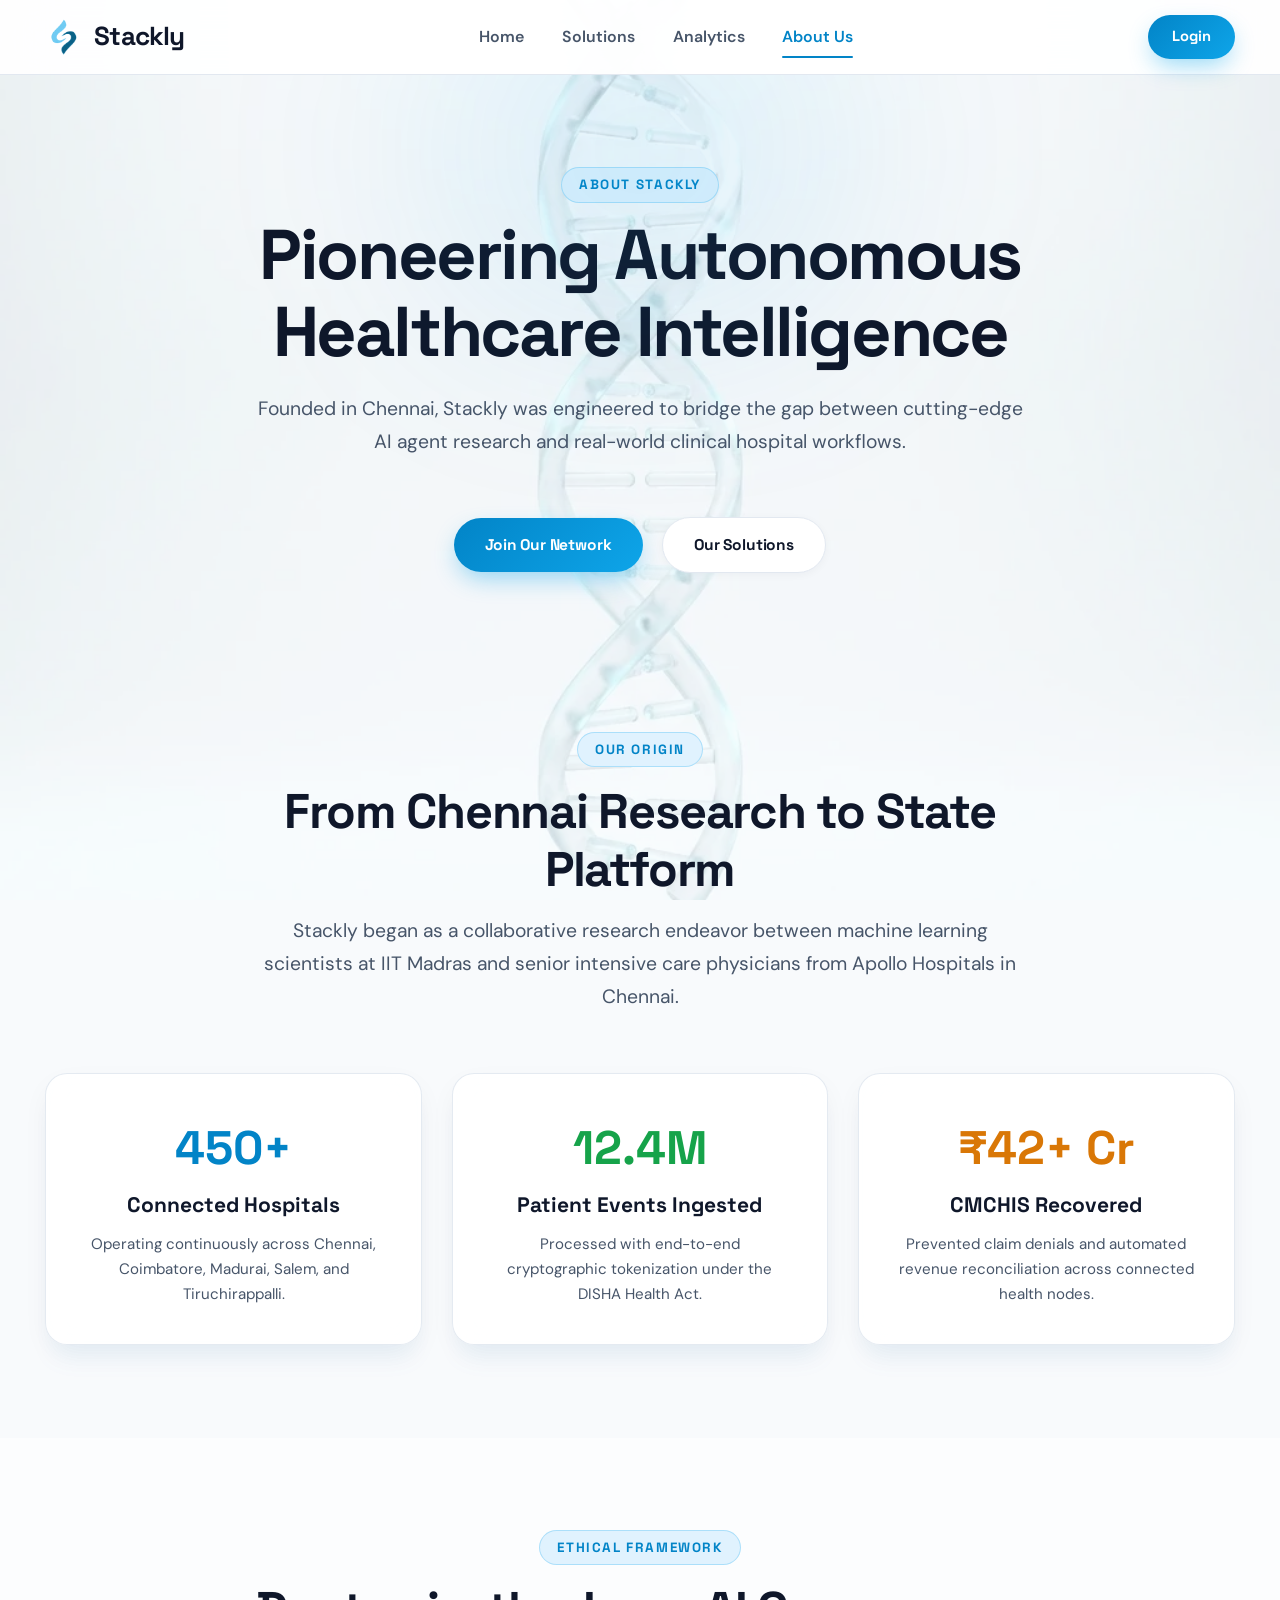
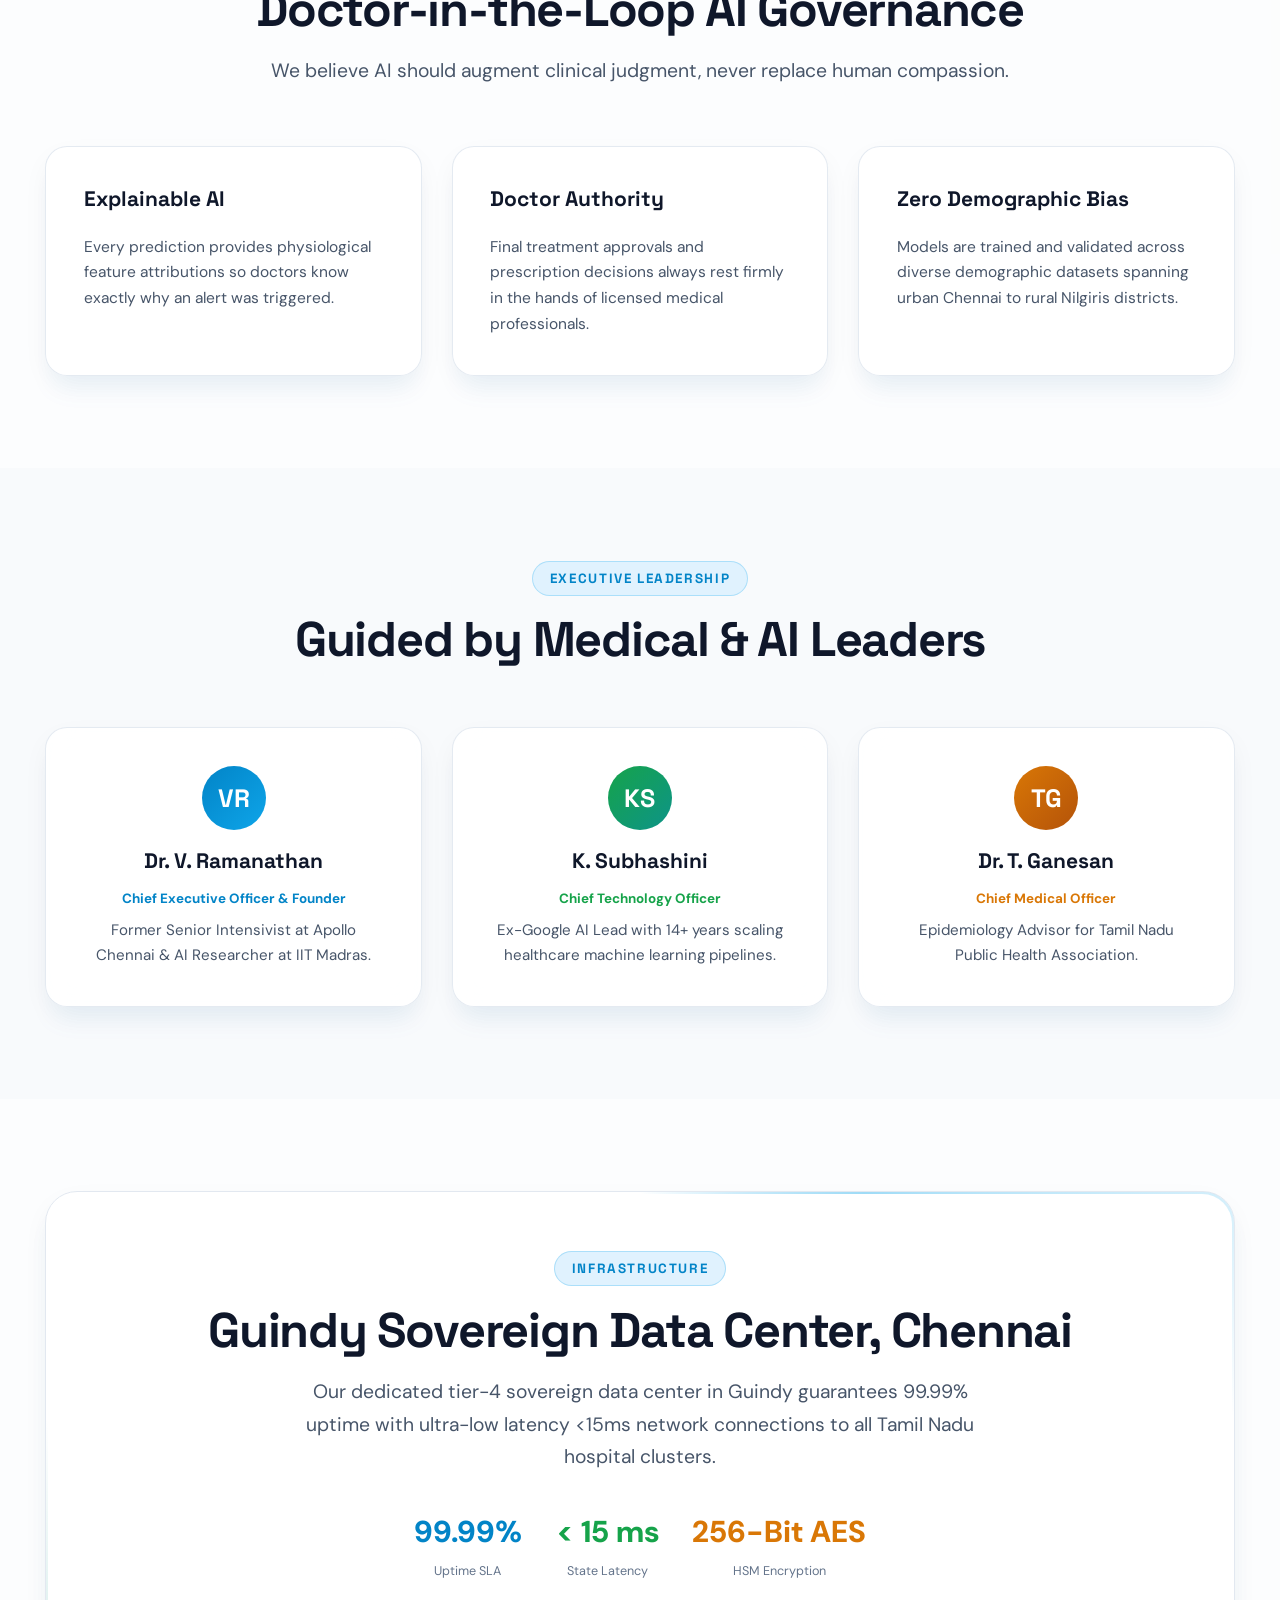
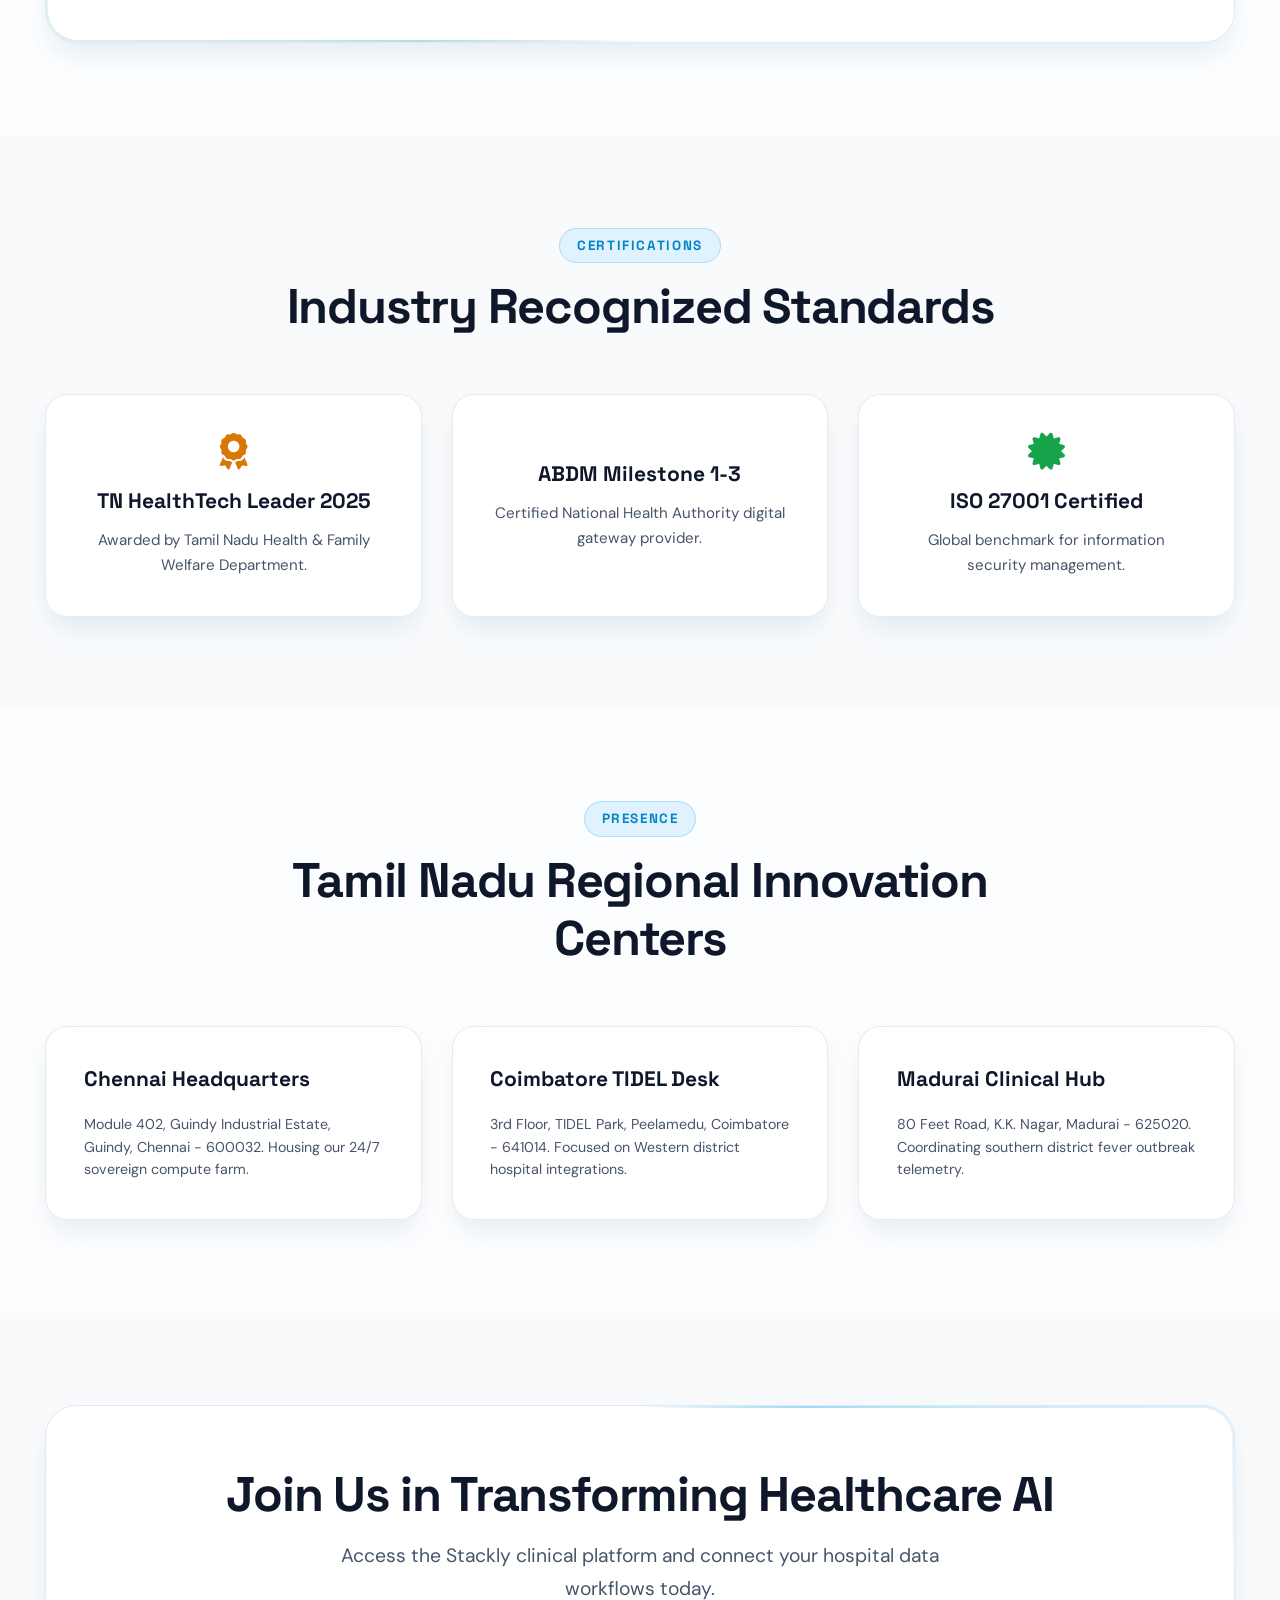
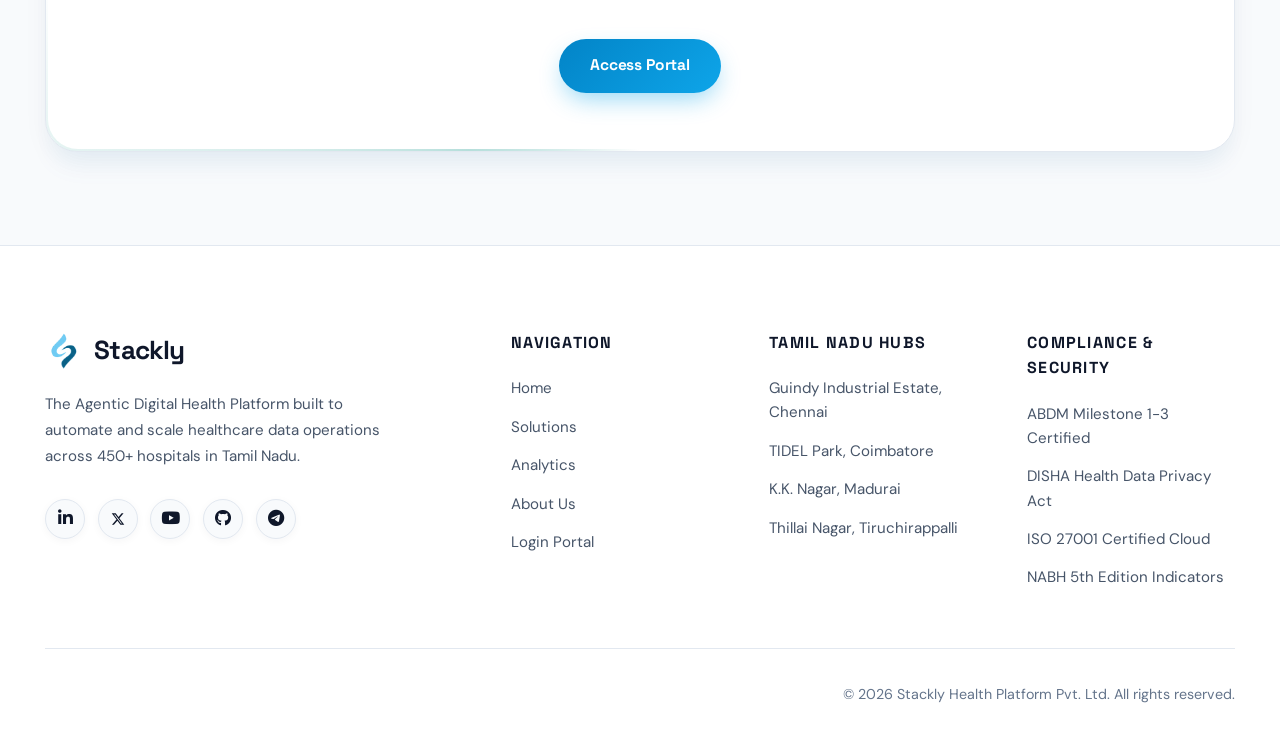
<file: about.html>
<!DOCTYPE html>
<html lang="en">
<head>
  <meta charset="UTF-8">
  <meta name="viewport" content="width=device-width, initial-scale=1.0">
  <title>Stackly</title>
  <link rel="stylesheet" href="css/style.css">
  <link rel="stylesheet" href="css/animations.css">
  <link rel="stylesheet" href="https://cdnjs.cloudflare.com/ajax/libs/font-awesome/6.4.0/css/all.min.css">
</head>
<body class="xc_body">

  <!-- Single Fixed Background Image for Entire Page -->
  <div class="fixed-single-bg-dna">
    <img src="assets/images/light_dna_bg.webp" alt="3D Translucent DNA Helix Background" class="single-bg-img">
  </div>

  <!-- Header & Navbar (4 Nav Items, No Dropdowns, Login Button) -->
  <header class="xc_header">
    <div class="xc_maxwidth">
      <div class="xc_navbar_wapper">
        <a href="index.html" class="xc_brand">
          <img src="assets/images/logo.webp" alt="Stackly Logo" class="brand_logo_img">
          <span>Stackly</span>
        </a>

        <!-- Exactly 4 Navlist Items -->
        <nav class="xc_navlinkswapper">
          <a href="index.html" class="xc_navlinks">Home</a>
          <a href="solutions.html" class="xc_navlinks">Solutions</a>
          <a href="analytics.html" class="xc_navlinks">Analytics</a>
          <a href="about.html" class="xc_navlinks active">About Us</a>
        </nav>

        <!-- Right Login Button & Mobile Toggle -->
        <div style="display: flex; align-items: center; gap: 1rem;">
          <a href="login.html" class="xc_button primary navbar">Login</a>
          <button class="mobile_toggle_btn"><i class="fa-solid fa-bars"></i></button>
        </div>
      </div>
    </div>
  </header>

  <main>
    <!-- Section 1: About Hero -->
    <section class="xc_herosection xc_gobalpadding">
      <div class="xc_herosectionblur"></div>
      <div class="xc_maxwidth">
        <div class="xc_herowapper">
          <div class="xc_headlinewapper">
            <div class="xc_eyebrotext">About Stackly</div>
            <h1 class="xc_h1">Pioneering Autonomous <br>Healthcare Intelligence</h1>
            <p class="xc_subheadline">
              Founded in Chennai, Stackly was engineered to bridge the gap between cutting-edge AI agent research and real-world clinical hospital workflows.
            </p>
          </div>
          <div class="w-layout-vflex xc_ctawapeper">
            <a href="login.html" class="xc_button primary">Join Our Network</a>
            <a href="solutions.html" class="xc_button secondary">Our Solutions</a>
          </div>
        </div>
      </div>
    </section>

    <!-- Section 2: The Journey -->
    <section class="xc_usecasesection xc_gobalpadding">
      <div class="xc_maxwidth">
        <div class="xc_headlinewapper">
          <div class="xc_eyebrotext">Our Origin</div>
          <h2 class="xc_h2">From Chennai Research to State Platform</h2>
          <p class="xc_subheadline">
            Stackly began as a collaborative research endeavor between machine learning scientists at IIT Madras and senior intensive care physicians from Apollo Hospitals in Chennai.
          </p>
        </div>

        <div class="xc_skillscardswapper">
          <div class="xc_skillscard">
            <div style="font-family: var(--font-heading); font-size: 2.8rem; font-weight: 800; color: var(--accent-cyan); margin-bottom: 0.25rem;">450+</div>
            <h3 class="xc_h3">Connected Hospitals</h3>
            <div class="xc_skillscard_cardbody">Operating continuously across Chennai, Coimbatore, Madurai, Salem, and Tiruchirappalli.</div>
          </div>
          <div class="xc_skillscard">
            <div style="font-family: var(--font-heading); font-size: 2.8rem; font-weight: 800; color: #16a34a; margin-bottom: 0.25rem;">12.4M</div>
            <h3 class="xc_h3">Patient Events Ingested</h3>
            <div class="xc_skillscard_cardbody">Processed with end-to-end cryptographic tokenization under the DISHA Health Act.</div>
          </div>
          <div class="xc_skillscard">
            <div style="font-family: var(--font-heading); font-size: 2.8rem; font-weight: 800; color: #d97706; margin-bottom: 0.25rem;">₹42+ Cr</div>
            <h3 class="xc_h3">CMCHIS Recovered</h3>
            <div class="xc_skillscard_cardbody">Prevented claim denials and automated revenue reconciliation across connected health nodes.</div>
          </div>
        </div>
      </div>
    </section>

    <!-- Section 3: Ethical AI Governance -->
    <section class="xc_gobalpadding" style="background: rgba(255, 255, 255, 0.6);">
      <div class="xc_maxwidth">
        <div class="xc_headlinewapper">
          <div class="xc_eyebrotext">Ethical Framework</div>
          <h2 class="xc_h2">Doctor-in-the-Loop AI Governance</h2>
          <p class="xc_subheadline">We believe AI should augment clinical judgment, never replace human compassion.</p>
        </div>

        <div class="xc_usercasecards">
          <div class="xc_usecases1">
            <h3 class="xc_h3">Explainable AI</h3>
            <div class="xc_usercase_cardbody">Every prediction provides physiological feature attributions so doctors know exactly why an alert was triggered.</div>
          </div>
          <div class="xc_usecases2">
            <h3 class="xc_h3">Doctor Authority</h3>
            <div class="xc_usercase_cardbody">Final treatment approvals and prescription decisions always rest firmly in the hands of licensed medical professionals.</div>
          </div>
          <div class="xc_usecases3">
            <h3 class="xc_h3">Zero Demographic Bias</h3>
            <div class="xc_usercase_cardbody">Models are trained and validated across diverse demographic datasets spanning urban Chennai to rural Nilgiris districts.</div>
          </div>
        </div>
      </div>
    </section>

    <!-- Section 4: Leadership Team -->
    <section class="xc_skillssection xc_gobalpadding">
      <div class="xc_maxwidth">
        <div class="xc_headlinewapper">
          <div class="xc_eyebrotext">Executive Leadership</div>
          <h2 class="xc_h2">Guided by Medical & AI Leaders</h2>
        </div>

        <div class="xc_skillscardswapper">
          <div class="xc_skillscard">
            <div style="width: 64px; height: 64px; border-radius: 50%; background: linear-gradient(135deg, #0284c7 0%, #0ea5e9 100%); color: #ffffff; font-family: var(--font-heading); font-size: 1.5rem; font-weight: 800; display: flex; align-items: center; justify-content: center; margin: 0 auto 1rem;">VR</div>
            <h3 class="xc_h3">Dr. V. Ramanathan</h3>
            <p style="font-size: 0.8rem; color: var(--accent-cyan); font-weight: 700; margin-bottom: 0.5rem;">Chief Executive Officer & Founder</p>
            <div class="xc_skillscard_cardbody">Former Senior Intensivist at Apollo Chennai & AI Researcher at IIT Madras.</div>
          </div>

          <div class="xc_skillscard">
            <div style="width: 64px; height: 64px; border-radius: 50%; background: linear-gradient(135deg, #16a34a 0%, #0d9488 100%); color: #ffffff; font-family: var(--font-heading); font-size: 1.5rem; font-weight: 800; display: flex; align-items: center; justify-content: center; margin: 0 auto 1rem;">KS</div>
            <h3 class="xc_h3">K. Subhashini</h3>
            <p style="font-size: 0.8rem; color: #16a34a; font-weight: 700; margin-bottom: 0.5rem;">Chief Technology Officer</p>
            <div class="xc_skillscard_cardbody">Ex-Google AI Lead with 14+ years scaling healthcare machine learning pipelines.</div>
          </div>

          <div class="xc_skillscard">
            <div style="width: 64px; height: 64px; border-radius: 50%; background: linear-gradient(135deg, #d97706 0%, #b45309 100%); color: #ffffff; font-family: var(--font-heading); font-size: 1.5rem; font-weight: 800; display: flex; align-items: center; justify-content: center; margin: 0 auto 1rem;">TG</div>
            <h3 class="xc_h3">Dr. T. Ganesan</h3>
            <p style="font-size: 0.8rem; color: #d97706; font-weight: 700; margin-bottom: 0.5rem;">Chief Medical Officer</p>
            <div class="xc_skillscard_cardbody">Epidemiology Advisor for Tamil Nadu Public Health Association.</div>
          </div>
        </div>
      </div>
    </section>

    <!-- Section 5: Guindy Sovereign Datacenter -->
    <section class="xc_gobalpadding" style="background: rgba(255, 255, 255, 0.6);">
      <div class="xc_maxwidth">
        <div class="xc_glowing-card-lc">
          <div class="xc_banner">
            <div class="xc_eyebrotext">Infrastructure</div>
            <h2 class="xc_h2">Guindy Sovereign Data Center, Chennai</h2>
            <p class="xc_subheadline" style="max-width: 700px; margin: 0 auto 2rem;">
              Our dedicated tier-4 sovereign data center in Guindy guarantees 99.99% uptime with ultra-low latency &lt;15ms network connections to all Tamil Nadu hospital clusters.
            </p>
            <div style="display: flex; gap: 2rem; justify-content: center; flex-wrap: wrap;">
              <div>
                <div style="font-size: 1.8rem; font-weight: 800; color: var(--accent-cyan);">99.99%</div>
                <span style="font-size: 0.75rem; color: var(--text-muted);">Uptime SLA</span>
              </div>
              <div>
                <div style="font-size: 1.8rem; font-weight: 800; color: #16a34a;">&lt; 15 ms</div>
                <span style="font-size: 0.75rem; color: var(--text-muted);">State Latency</span>
              </div>
              <div>
                <div style="font-size: 1.8rem; font-weight: 800; color: #d97706;">256-Bit AES</div>
                <span style="font-size: 0.75rem; color: var(--text-muted);">HSM Encryption</span>
              </div>
            </div>
          </div>
        </div>
      </div>
    </section>

    <!-- Section 6: Awards & Certifications -->
    <section class="xc_platformsection xc_gobalpadding">
      <div class="xc_maxwidth">
        <div class="xc_headlinewapper">
          <div class="xc_eyebrotext">Certifications</div>
          <h2 class="xc_h2">Industry Recognized Standards</h2>
        </div>

        <div class="xc_platformcards">
          <div class="xc_skillscard">
            <i class="fa-solid fa-award" style="font-size: 2.2rem; color: #d97706; margin-bottom: 1rem;"></i>
            <h3 class="xc_h3">TN HealthTech Leader 2025</h3>
            <div class="xc_skillscard_cardbody">Awarded by Tamil Nadu Health & Family Welfare Department.</div>
          </div>
          <div class="xc_skillscard">
            <i class="fa-solid fa-shield-check" style="font-size: 2.2rem; color: var(--accent-cyan); margin-bottom: 1rem;"></i>
            <h3 class="xc_h3">ABDM Milestone 1-3</h3>
            <div class="xc_skillscard_cardbody">Certified National Health Authority digital gateway provider.</div>
          </div>
          <div class="xc_skillscard">
            <i class="fa-solid fa-certificate" style="font-size: 2.2rem; color: #16a34a; margin-bottom: 1rem;"></i>
            <h3 class="xc_h3">ISO 27001 Certified</h3>
            <div class="xc_skillscard_cardbody">Global benchmark for information security management.</div>
          </div>
        </div>
      </div>
    </section>

    <!-- Section 7: Regional Innovation Centers -->
    <section class="xc_gobalpadding" style="background: rgba(255, 255, 255, 0.6);">
      <div class="xc_maxwidth">
        <div class="xc_headlinewapper">
          <div class="xc_eyebrotext">Presence</div>
          <h2 class="xc_h2">Tamil Nadu Regional Innovation Centers</h2>
        </div>

        <div class="xc_usercasecards">
          <div class="xc_usecases1">
            <h3 class="xc_h3">Chennai Headquarters</h3>
            <p style="font-size: 0.85rem; color: var(--text-body); margin-top: 0.4rem;">
              Module 402, Guindy Industrial Estate, Guindy, Chennai - 600032. Housing our 24/7 sovereign compute farm.
            </p>
          </div>

          <div class="xc_usecases2">
            <h3 class="xc_h3">Coimbatore TIDEL Desk</h3>
            <p style="font-size: 0.85rem; color: var(--text-body); margin-top: 0.4rem;">
              3rd Floor, TIDEL Park, Peelamedu, Coimbatore - 641014. Focused on Western district hospital integrations.
            </p>
          </div>

          <div class="xc_usecases3">
            <h3 class="xc_h3">Madurai Clinical Hub</h3>
            <p style="font-size: 0.85rem; color: var(--text-body); margin-top: 0.4rem;">
              80 Feet Road, K.K. Nagar, Madurai - 625020. Coordinating southern district fever outbreak telemetry.
            </p>
          </div>
        </div>
      </div>
    </section>

    <!-- Section 8: CTA -->
    <section class="xc_gobalpadding">
      <div class="xc_maxwidth">
        <div class="xc_glowing-card-lc">
          <div class="xc_banner">
            <h2 class="xc_h2">Join Us in Transforming Healthcare AI</h2>
            <p class="xc_subheadline" style="max-width: 650px; margin: 0 auto 2rem;">
              Access the Stackly clinical platform and connect your hospital data workflows today.
            </p>
            <a href="404.html" class="xc_button primary">Access Portal</a>
          </div>
        </div>
      </div>
    </section>
  </main>

  <!-- Standardized High-Tech Footer -->
  <footer class="site_footer">
    <div class="xc_maxwidth">
      <div class="footer_grid">
        <div class="footer_brand">
          <a href="index.html" class="xc_brand">
            <img src="assets/images/logo.webp" alt="Stackly Logo" class="brand_logo_img">
            <span>Stackly</span>
          </a>
          <p>The Agentic Digital Health Platform built to automate and scale healthcare data operations across 450+ hospitals in Tamil Nadu.</p>
          <div class="footer_social_wrapper">
            <a href="404.html" class="social_media_btn" title="LinkedIn"><i class="fa-brands fa-linkedin-in"></i></a>
            <a href="404.html" class="social_media_btn" title="X / Twitter">
              <svg width="14" height="14" viewBox="0 0 24 24" fill="currentColor"><path d="M18.244 2.25h3.308l-7.227 8.26 8.502 11.24H16.17l-5.214-6.817L4.99 21.75H1.68l7.73-8.835L1.254 2.25H8.08l4.713 6.231zm-1.161 17.52h1.833L7.084 4.126H5.117z"/></svg>
            </a>
            <a href="404.html" class="social_media_btn" title="YouTube"><i class="fa-brands fa-youtube"></i></a>
            <a href="404.html" class="social_media_btn" title="GitHub"><i class="fa-brands fa-github"></i></a>
            <a href="404.html" class="social_media_btn" title="Telegram"><i class="fa-brands fa-telegram"></i></a>
          </div>
        </div>

        <div>
          <h4 class="footer_title">Navigation</h4>
          <div class="footer_links">
            <a href="index.html">Home</a>
            <a href="solutions.html">Solutions</a>
            <a href="analytics.html">Analytics</a>
            <a href="about.html">About Us</a>
            <a href="login.html">Login Portal</a>
          </div>
        </div>

        <div>
          <h4 class="footer_title">Tamil Nadu Hubs</h4>
          <div class="footer_links">
            <a href="404.html">Guindy Industrial Estate, Chennai</a>
            <a href="404.html">TIDEL Park, Coimbatore</a>
            <a href="404.html">K.K. Nagar, Madurai</a>
            <a href="404.html">Thillai Nagar, Tiruchirappalli</a>
          </div>
        </div>

        <div>
          <h4 class="footer_title">Compliance & Security</h4>
          <div class="footer_links">
            <a href="404.html">ABDM Milestone 1-3 Certified</a>
            <a href="404.html">DISHA Health Data Privacy Act</a>
            <a href="404.html">ISO 27001 Certified Cloud</a>
            <a href="404.html">NABH 5th Edition Indicators</a>
          </div>
        </div>
      </div>

      <div class="footer_bottom">
        <div>&copy; 2026 Stackly Health Platform Pvt. Ltd. All rights reserved.</div>
      </div>
    </div>
  </footer>

  <script src="js/main.js"></script>
</body>
</html>
</file>
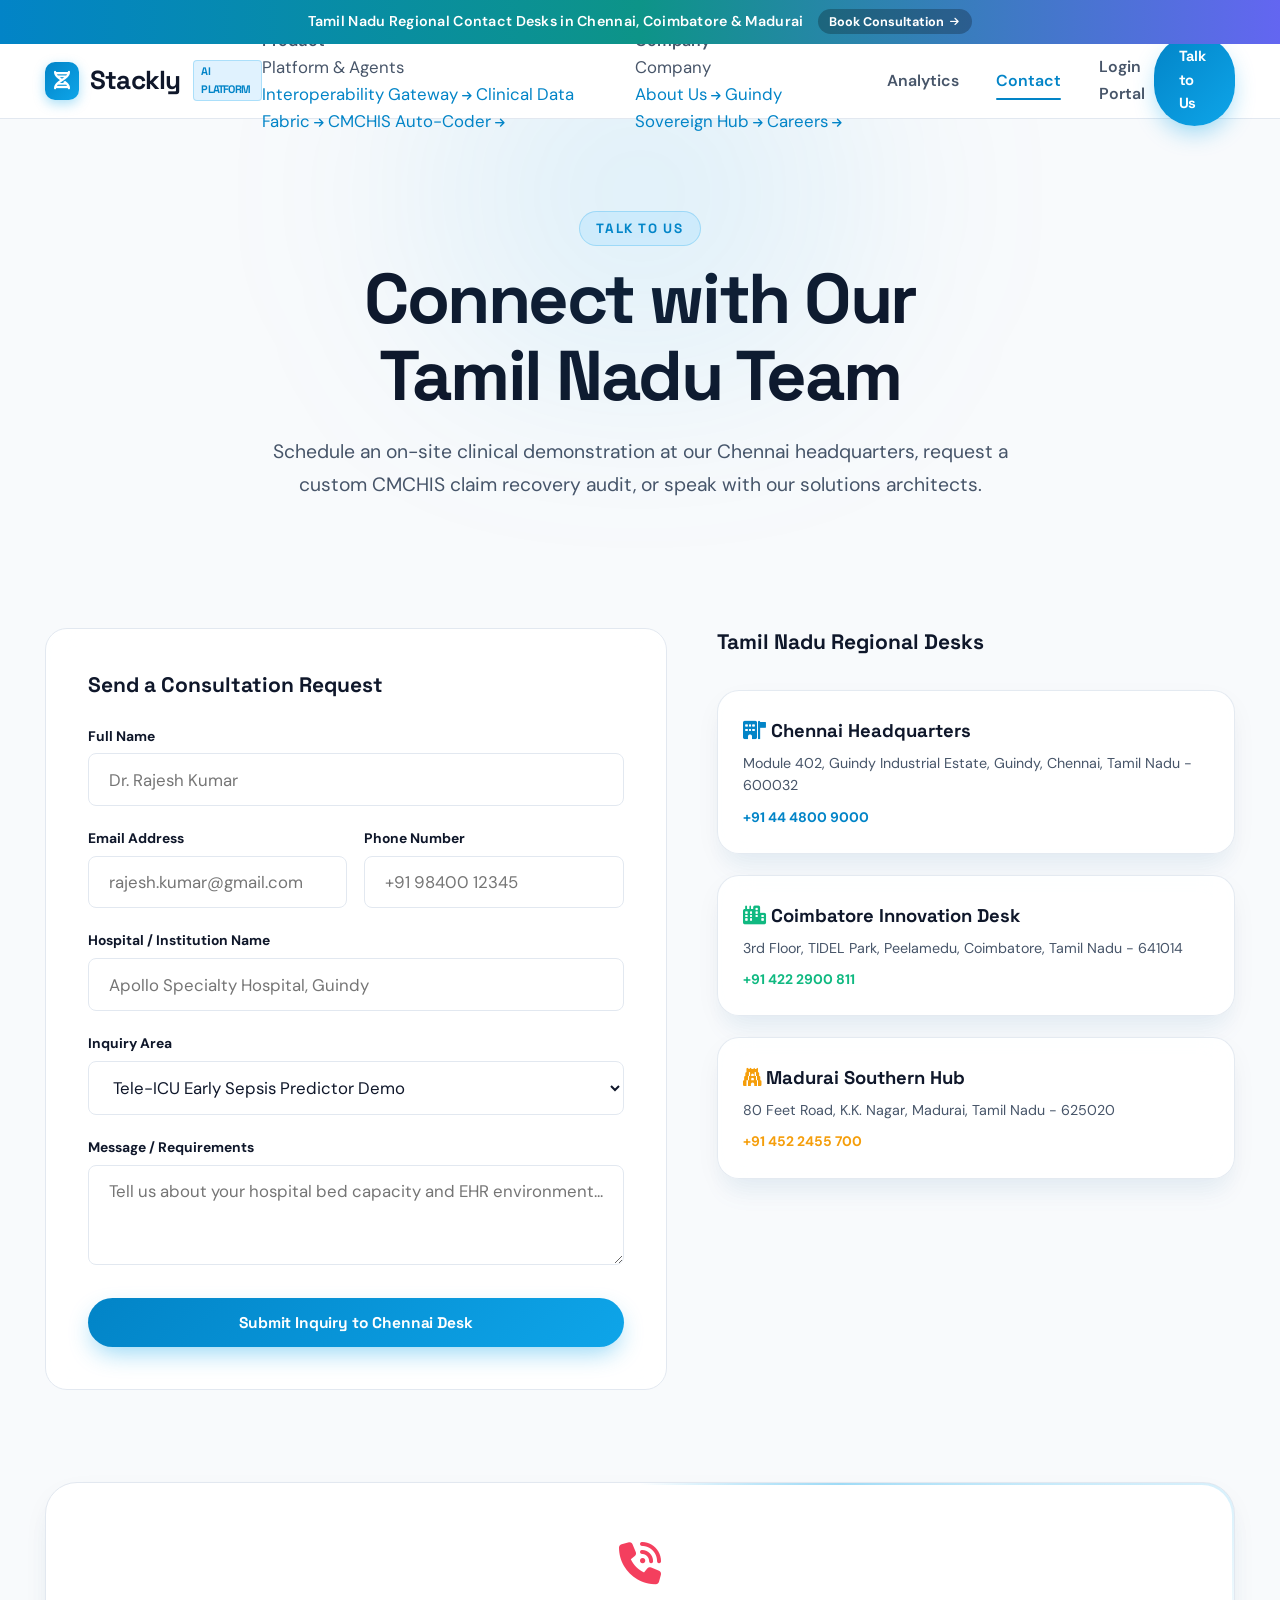
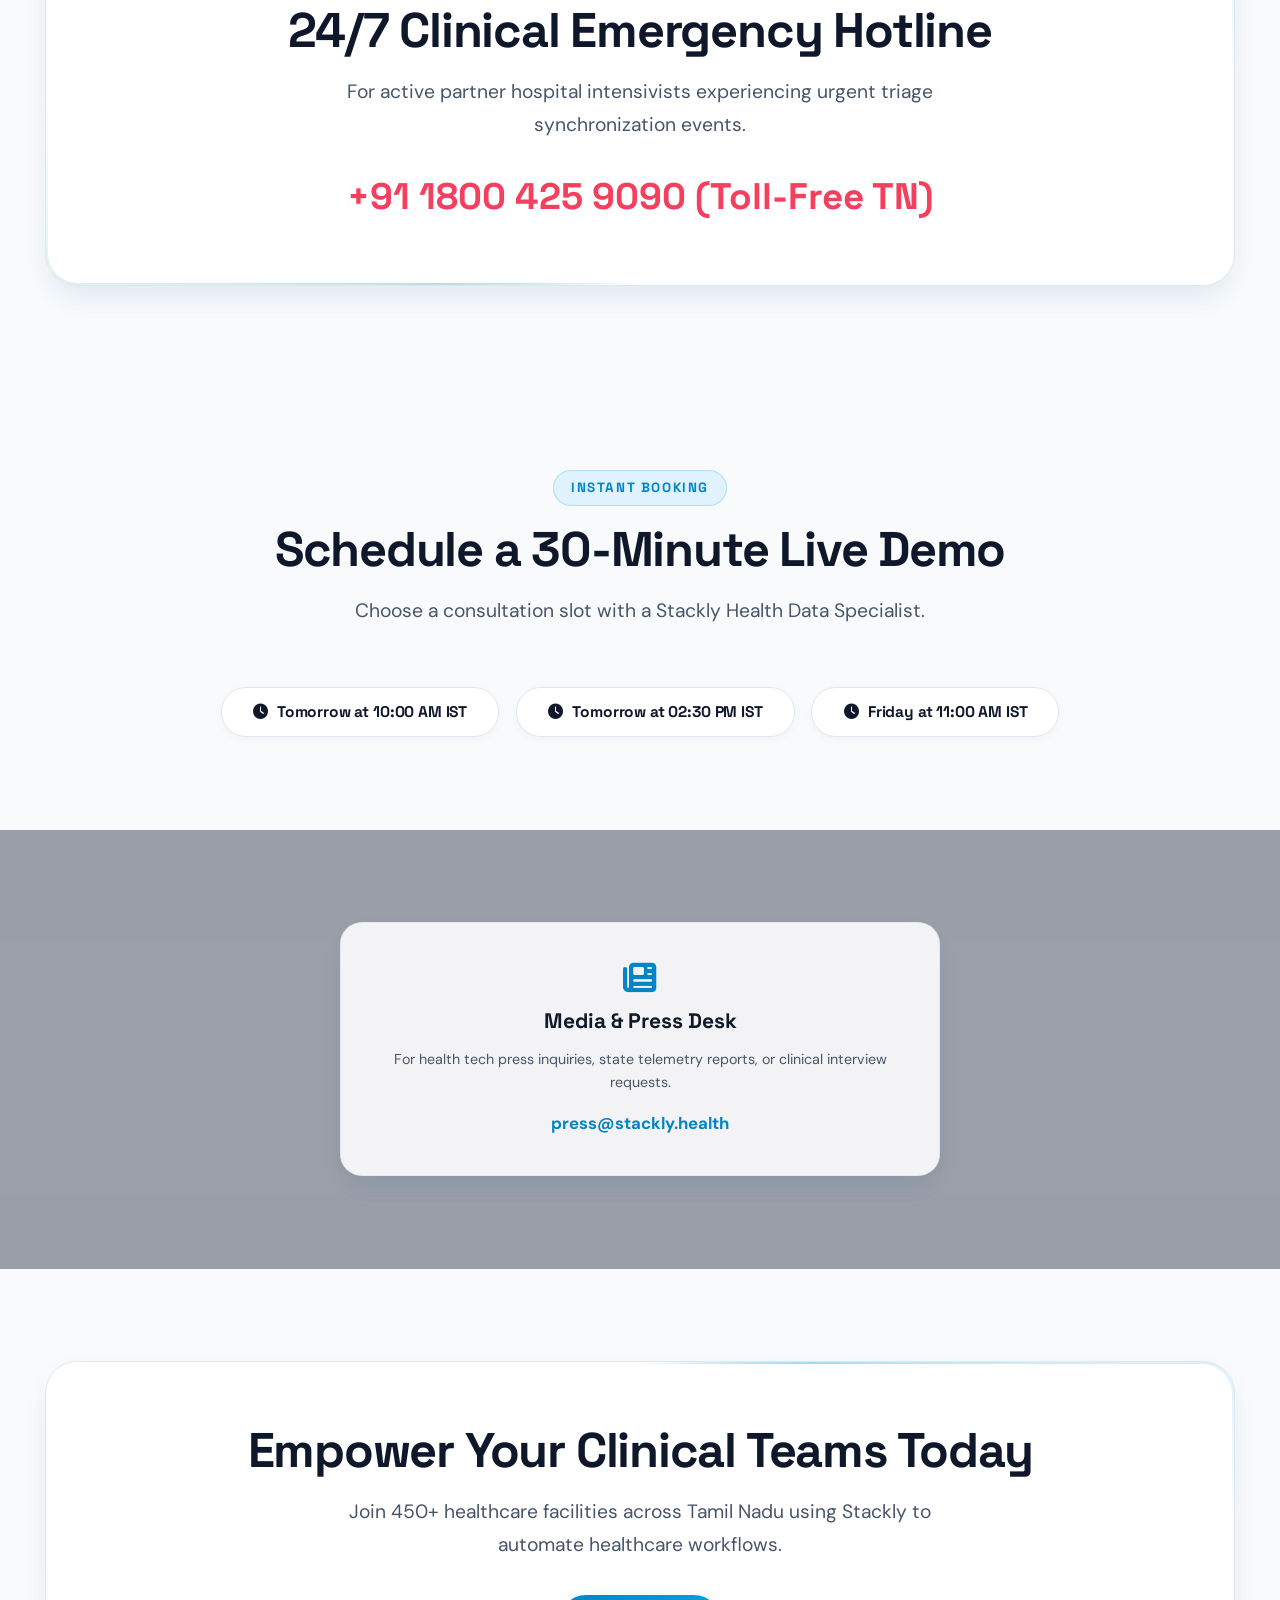
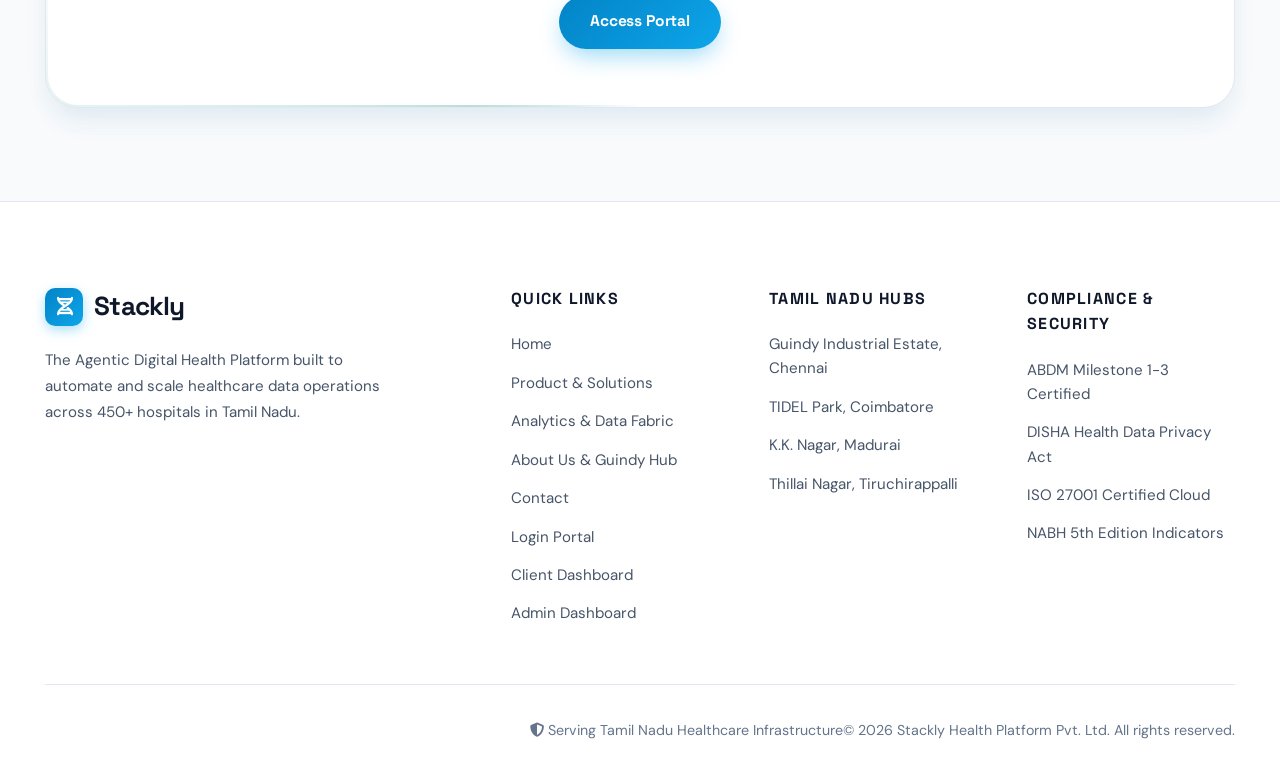
<file: contact.html>
<!DOCTYPE html>
<html lang="en">
<head>
  <meta charset="UTF-8">
  <meta name="viewport" content="width=device-width, initial-scale=1.0">
  <title>Stackly</title>
  <link rel="stylesheet" href="css/style.css">
  <link rel="stylesheet" href="css/animations.css">
  <link rel="stylesheet" href="https://cdnjs.cloudflare.com/ajax/libs/font-awesome/6.4.0/css/all.min.css">
</head>
<body class="xc_body">

  <div class="announcement_bar">
    <div class="announce_text">Tamil Nadu Regional Contact Desks in Chennai, Coimbatore & Madurai</div>
    <a href="#contact-form-section" class="announce_announce_link">
      <div>Book Consultation</div>
      <div class="icon-embed-arrow"><i class="fa-solid fa-arrow-right" style="font-size: 10px;"></i></div>
    </a>
  </div>

  <header class="xc_header">
    <div class="xc_maxwidth">
      <div class="xc_navbar_wapper">
        <a href="index.html" class="xc_brand">
          <div class="brand_icon_box"><i class="fa-solid fa-dna"></i></div>
          <span>Stackly</span>
          <span class="brand_tag">AI PLATFORM</span>
        </a>

        <nav class="xc_navlinkswapper">
          <div class="navbar_link-block">
            <div class="div-block-64">
              <span class="xc_navlinks">Product</span>
              <div class="navbar_arrow"></div>
            </div>
            <div class="navbar_dropdown-menu-wrapper">
              <div class="navbar_dropdown-menu-title">Platform & Agents</div>
              <a href="solutions.html" class="navbar_dropdown-menu-item">
                <span>Interoperability Gateway</span>
                <i class="fa-solid fa-arrow-right" style="font-size: 11px;"></i>
              </a>
              <a href="analytics.html" class="navbar_dropdown-menu-item">
                <span>Clinical Data Fabric</span>
                <i class="fa-solid fa-arrow-right" style="font-size: 11px;"></i>
              </a>
              <a href="solutions.html" class="navbar_dropdown-menu-item">
                <span>CMCHIS Auto-Coder</span>
                <i class="fa-solid fa-arrow-right" style="font-size: 11px;"></i>
              </a>
            </div>
          </div>

          <div class="navbar_link-block">
            <div class="div-block-64">
              <span class="xc_navlinks">Company</span>
              <div class="navbar_arrow"></div>
            </div>
            <div class="navbar_dropdown-menu-wrapper">
              <div class="navbar_dropdown-menu-title">Company</div>
              <a href="about.html" class="navbar_dropdown-menu-item">
                <span>About Us</span>
                <i class="fa-solid fa-arrow-right" style="font-size: 11px;"></i>
              </a>
              <a href="about.html" class="navbar_dropdown-menu-item">
                <span>Guindy Sovereign Hub</span>
                <i class="fa-solid fa-arrow-right" style="font-size: 11px;"></i>
              </a>
              <a href="about.html" class="navbar_dropdown-menu-item">
                <span>Careers</span>
                <i class="fa-solid fa-arrow-right" style="font-size: 11px;"></i>
              </a>
            </div>
          </div>

          <div class="xc_navlinkwapper">
            <a href="analytics.html" class="xc_navlinks">Analytics</a>
          </div>

          <div class="xc_navlinkwapper">
            <a href="contact.html" class="xc_navlinks active">Contact</a>
          </div>

          <div class="xc_navlinkwapper">
            <a href="login.html" class="xc_navlinks">Login Portal</a>
          </div>
        </nav>

        <div style="display: flex; align-items: center; gap: 1rem;">
          <a href="contact.html" class="xc_button primary navbar">Talk to Us</a>
          <button class="mobile_toggle_btn"><i class="fa-solid fa-bars"></i></button>
        </div>
      </div>
    </div>
  </header>

  <main>
    <!-- Section 1: Contact Hero -->
    <section class="xc_herosection xc_gobalpadding">
      <div class="xc_herosectionblur"></div>
      <div class="xc_maxwidth">
        <div class="xc_herowapper">
          <div class="xc_headlinewapper">
            <div class="xc_eyebrotext">Talk to Us</div>
            <h1 class="xc_h1">Connect with Our <br>Tamil Nadu Team</h1>
            <p class="xc_subheadline">
              Schedule an on-site clinical demonstration at our Chennai headquarters, request a custom CMCHIS claim recovery audit, or speak with our solutions architects.
            </p>
          </div>
        </div>
      </div>
    </section>

    <!-- Section 2 & 3: Contact Form & Regional Hubs -->
    <section id="contact-form-section" class="xc_gobalpadding" style="padding-top: 0;">
      <div class="xc_maxwidth">
        <div style="display: grid; grid-template-columns: 1.2fr 1fr; gap: 3rem;">
          
          <!-- Contact Form -->
          <div style="background: var(--bg-card); border: 1px solid var(--border-subtle); border-radius: var(--radius-md); padding: 2.5rem; backdrop-filter: blur(16px);">
            <h3 class="xc_h3" style="margin-bottom: 1.5rem;">Send a Consultation Request</h3>
            
            <form id="contact-form" onsubmit="event.preventDefault(); alert('Thank you! Your inquiry has been routed to our Chennai Headquarters team.');">
              <div style="margin-bottom: 1.25rem;">
                <label style="display: block; font-size: 0.825rem; font-weight: 700; color: var(--text-heading); margin-bottom: 0.4rem;">Full Name</label>
                <input type="text" style="width: 100%; padding: 0.85rem 1.15rem; background: var(--bg-input); border: 1px solid var(--border-subtle); border-radius: 8px; color: var(--text-white);" placeholder="Dr. Rajesh Kumar" required>
              </div>

              <div style="display: grid; grid-template-columns: 1fr 1fr; gap: 1rem; margin-bottom: 1.25rem;">
                <div>
                  <label style="display: block; font-size: 0.825rem; font-weight: 700; color: var(--text-heading); margin-bottom: 0.4rem;">Email Address</label>
                  <input type="email" style="width: 100%; padding: 0.85rem 1.15rem; background: var(--bg-input); border: 1px solid var(--border-subtle); border-radius: 8px; color: var(--text-white);" placeholder="rajesh.kumar@gmail.com" required>
                </div>
                <div>
                  <label style="display: block; font-size: 0.825rem; font-weight: 700; color: var(--text-heading); margin-bottom: 0.4rem;">Phone Number</label>
                  <input type="tel" style="width: 100%; padding: 0.85rem 1.15rem; background: var(--bg-input); border: 1px solid var(--border-subtle); border-radius: 8px; color: var(--text-white);" placeholder="+91 98400 12345" required>
                </div>
              </div>

              <div style="margin-bottom: 1.25rem;">
                <label style="display: block; font-size: 0.825rem; font-weight: 700; color: var(--text-heading); margin-bottom: 0.4rem;">Hospital / Institution Name</label>
                <input type="text" style="width: 100%; padding: 0.85rem 1.15rem; background: var(--bg-input); border: 1px solid var(--border-subtle); border-radius: 8px; color: var(--text-white);" placeholder="Apollo Specialty Hospital, Guindy" required>
              </div>

              <div style="margin-bottom: 1.25rem;">
                <label style="display: block; font-size: 0.825rem; font-weight: 700; color: var(--text-heading); margin-bottom: 0.4rem;">Inquiry Area</label>
                <select style="width: 100%; padding: 0.85rem 1.15rem; background: var(--bg-input); border: 1px solid var(--border-subtle); border-radius: 8px; color: var(--text-white);">
                  <option value="tele-icu">Tele-ICU Early Sepsis Predictor Demo</option>
                  <option value="cmchis">CMCHIS Claim Recovery Audit (₹ INR)</option>
                  <option value="abdm">ABDM / ABHA Interop Integration</option>
                  <option value="general">Hospital Pilot Program Partnership</option>
                </select>
              </div>

              <div style="margin-bottom: 1.5rem;">
                <label style="display: block; font-size: 0.825rem; font-weight: 700; color: var(--text-heading); margin-bottom: 0.4rem;">Message / Requirements</label>
                <textarea style="width: 100%; padding: 0.85rem 1.15rem; background: var(--bg-input); border: 1px solid var(--border-subtle); border-radius: 8px; color: var(--text-white); min-height: 100px;" placeholder="Tell us about your hospital bed capacity and EHR environment..." required></textarea>
              </div>

              <button type="submit" class="xc_button primary" style="width: 100%;">Submit Inquiry to Chennai Desk</button>
            </form>
          </div>

          <!-- Regional Hubs -->
          <div style="display: flex; flex-direction: column; gap: 1.25rem;">
            <h3 class="xc_h3">Tamil Nadu Regional Desks</h3>

            <div class="xc_skillscard" style="text-align: left; padding: 1.5rem;">
              <div style="font-family: var(--font-heading); font-size: 1.1rem; font-weight: 700; color: var(--text-white); margin-bottom: 0.35rem;">
                <i class="fa-solid fa-building-flag" style="color: var(--accent-cyan);"></i> Chennai Headquarters
              </div>
              <p style="font-size: 0.85rem; color: var(--text-body); margin-bottom: 0.5rem;">
                Module 402, Guindy Industrial Estate, Guindy, Chennai, Tamil Nadu - 600032
              </p>
              <div style="font-size: 0.825rem; color: var(--accent-cyan); font-weight: 700;">+91 44 4800 9000</div>
            </div>

            <div class="xc_skillscard" style="text-align: left; padding: 1.5rem;">
              <div style="font-family: var(--font-heading); font-size: 1.1rem; font-weight: 700; color: var(--text-white); margin-bottom: 0.35rem;">
                <i class="fa-solid fa-city" style="color: #10b981;"></i> Coimbatore Innovation Desk
              </div>
              <p style="font-size: 0.85rem; color: var(--text-body); margin-bottom: 0.5rem;">
                3rd Floor, TIDEL Park, Peelamedu, Coimbatore, Tamil Nadu - 641014
              </p>
              <div style="font-size: 0.825rem; color: #10b981; font-weight: 700;">+91 422 2900 811</div>
            </div>

            <div class="xc_skillscard" style="text-align: left; padding: 1.5rem;">
              <div style="font-family: var(--font-heading); font-size: 1.1rem; font-weight: 700; color: var(--text-white); margin-bottom: 0.35rem;">
                <i class="fa-solid fa-gopuram" style="color: #f59e0b;"></i> Madurai Southern Hub
              </div>
              <p style="font-size: 0.85rem; color: var(--text-body); margin-bottom: 0.5rem;">
                80 Feet Road, K.K. Nagar, Madurai, Tamil Nadu - 625020
              </p>
              <div style="font-size: 0.825rem; color: #f59e0b; font-weight: 700;">+91 452 2455 700</div>
            </div>
          </div>

        </div>
      </div>
    </section>

    <!-- Section 4: Emergency Hotline -->
    <section class="xc_gobalpadding" style="padding-top: 0;">
      <div class="xc_maxwidth">
        <div class="xc_glowing-card-lc">
          <div class="xc_banner">
            <i class="fa-solid fa-phone-volume" style="font-size: 2.5rem; color: #f43f5e; margin-bottom: 1rem;"></i>
            <h2 class="xc_h2">24/7 Clinical Emergency Hotline</h2>
            <p class="xc_subheadline" style="max-width: 600px; margin: 0 auto 1.5rem;">
              For active partner hospital intensivists experiencing urgent triage synchronization events.
            </p>
            <div style="font-family: var(--font-heading); font-size: 2.2rem; font-weight: 800; color: #f43f5e;">
              +91 1800 425 9090 (Toll-Free TN)
            </div>
          </div>
        </div>
      </div>
    </section>

    <!-- Section 5: Calendar Slot Picker -->
    <section class="xc_skillssection xc_gobalpadding">
      <div class="xc_maxwidth">
        <div class="xc_headlinewapper">
          <div class="xc_eyebrotext">Instant Booking</div>
          <h2 class="xc_h2">Schedule a 30-Minute Live Demo</h2>
          <p class="xc_subheadline">Choose a consultation slot with a Stackly Health Data Specialist.</p>
        </div>

        <div style="display: flex; gap: 1rem; justify-content: center; flex-wrap: wrap;">
          <button class="xc_button secondary" onclick="alert('Slot booked: Tomorrow at 10:00 AM IST')"><i class="fa-solid fa-clock"></i> Tomorrow at 10:00 AM IST</button>
          <button class="xc_button secondary" onclick="alert('Slot booked: Tomorrow at 02:30 PM IST')"><i class="fa-solid fa-clock"></i> Tomorrow at 02:30 PM IST</button>
          <button class="xc_button secondary" onclick="alert('Slot booked: Friday at 11:00 AM IST')"><i class="fa-solid fa-clock"></i> Friday at 11:00 AM IST</button>
        </div>
      </div>
    </section>

    <!-- Section 6: Press Desk -->
    <section class="xc_gobalpadding" style="background: rgba(14, 22, 44, 0.4);">
      <div class="xc_maxwidth text-center" style="text-align: center;">
        <div class="xc_skillscard" style="max-width: 600px; margin: 0 auto;">
          <i class="fa-solid fa-newspaper" style="font-size: 2rem; color: var(--accent-cyan); margin-bottom: 0.75rem;"></i>
          <h3 class="xc_h3">Media & Press Desk</h3>
          <p style="font-size: 0.85rem; color: var(--text-body); margin-bottom: 1rem;">For health tech press inquiries, state telemetry reports, or clinical interview requests.</p>
          <a href="mailto:press@stackly.health" style="color: var(--accent-cyan); font-weight: 700;">press@stackly.health</a>
        </div>
      </div>
    </section>

    <!-- Section 7: CTA -->
    <section class="xc_gobalpadding">
      <div class="xc_maxwidth">
        <div class="xc_glowing-card-lc">
          <div class="xc_banner">
            <h2 class="xc_h2">Empower Your Clinical Teams Today</h2>
            <p class="xc_subheadline" style="max-width: 650px; margin: 0 auto 2rem;">
              Join 450+ healthcare facilities across Tamil Nadu using Stackly to automate healthcare workflows.
            </p>
            <a href="login.html" class="xc_button primary">Access Portal</a>
          </div>
        </div>
      </div>
    </section>
  </main>

  <footer class="site_footer">
    <div class="xc_maxwidth">
      <div class="footer_grid">
        <div class="footer_brand">
          <a href="index.html" class="xc_brand">
            <div class="brand_icon_box"><i class="fa-solid fa-dna"></i></div>
            <span>Stackly</span>
          </a>
          <p>The Agentic Digital Health Platform built to automate and scale healthcare data operations across 450+ hospitals in Tamil Nadu.</p>
        </div>

        <div>
          <h4 class="footer_title">Quick Links</h4>
          <div class="footer_links">
            <a href="index.html">Home</a>
            <a href="solutions.html">Product & Solutions</a>
            <a href="analytics.html">Analytics & Data Fabric</a>
            <a href="about.html">About Us & Guindy Hub</a>
            <a href="contact.html">Contact</a>
            <a href="login.html">Login Portal</a>
            <a href="client-dashboard.html">Client Dashboard</a>
            <a href="admin-dashboard.html">Admin Dashboard</a>
          </div>
        </div>

        <div>
          <h4 class="footer_title">Tamil Nadu Hubs</h4>
          <div class="footer_links">
            <a href="contact.html">Guindy Industrial Estate, Chennai</a>
            <a href="contact.html">TIDEL Park, Coimbatore</a>
            <a href="contact.html">K.K. Nagar, Madurai</a>
            <a href="contact.html">Thillai Nagar, Tiruchirappalli</a>
          </div>
        </div>

        <div>
          <h4 class="footer_title">Compliance & Security</h4>
          <div class="footer_links">
            <a href="404.html">ABDM Milestone 1-3 Certified</a>
            <a href="404.html">DISHA Health Data Privacy Act</a>
            <a href="404.html">ISO 27001 Certified Cloud</a>
            <a href="404.html">NABH 5th Edition Indicators</a>
          </div>
        </div>
      </div>

      <div class="footer_bottom">
        <div class="footer_tn_seal">
          <i class="fa-solid fa-shield-halved"></i> Serving Tamil Nadu Healthcare Infrastructure
        </div>
        <div>&copy; 2026 Stackly Health Platform Pvt. Ltd. All rights reserved.</div>
      </div>
    </div>
  </footer>

  <script src="js/main.js"></script>
</body>
</html>
</file>
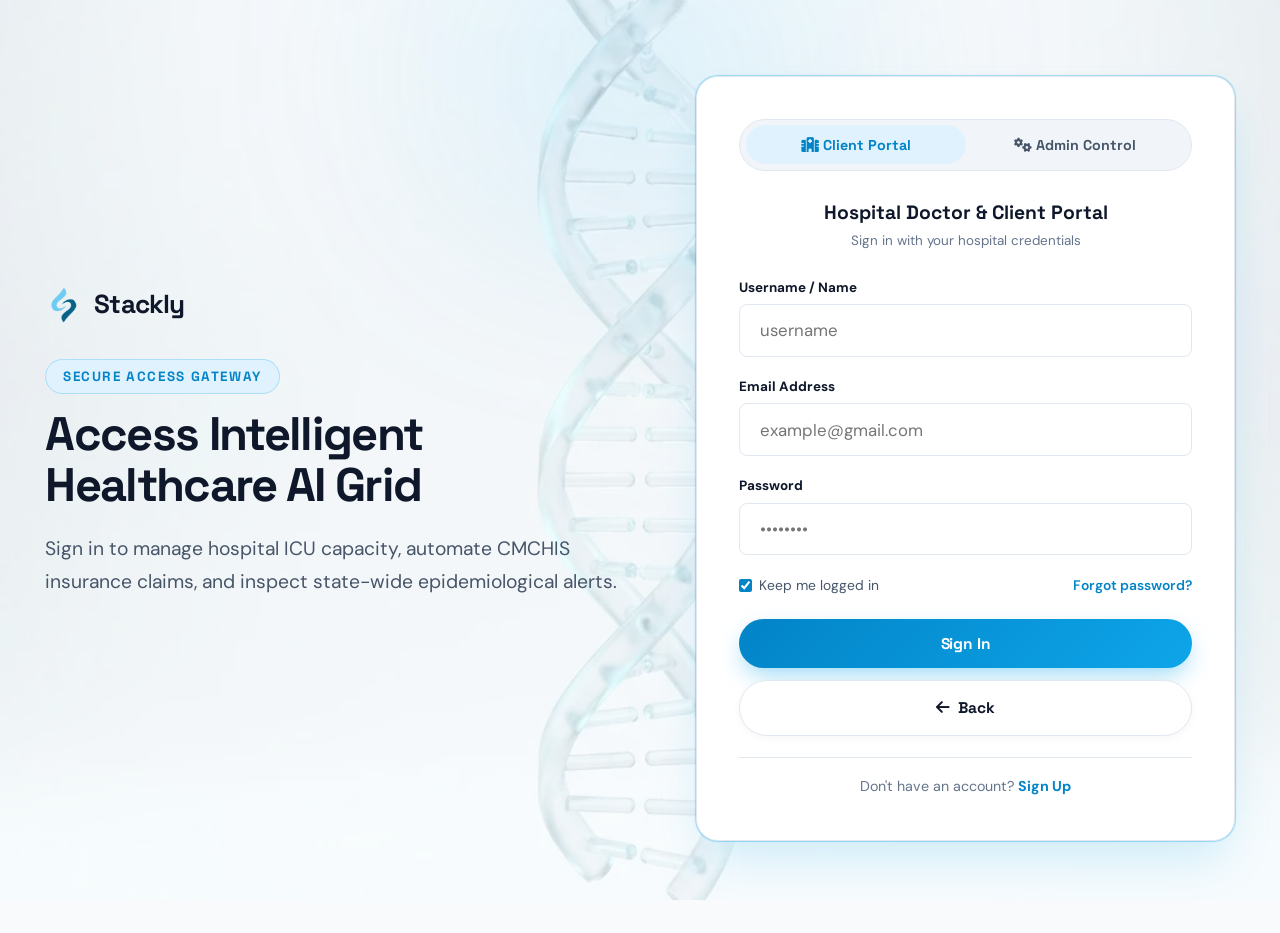
<file: login.html>
<!DOCTYPE html>
<html lang="en">
<head>
  <meta charset="UTF-8">
  <meta name="viewport" content="width=device-width, initial-scale=1.0">
  <title>Stackly</title>
  <link rel="stylesheet" href="css/style.css">
  <link rel="stylesheet" href="css/animations.css">
  <link rel="stylesheet" href="https://cdnjs.cloudflare.com/ajax/libs/font-awesome/6.4.0/css/all.min.css">
</head>
<body class="xc_body">

  <!-- Single Fixed Background Image for Entire Page -->
  <div class="fixed-single-bg-dna">
    <img src="assets/images/light_dna_bg.webp" alt="3D Translucent DNA Helix Background" class="single-bg-img">
  </div>

  <main>
    <section class="xc_herosection xc_gobalpadding" style="padding: 4.5rem 0 5.5rem;">
      <div class="xc_herosectionblur"></div>
      <div class="xc_maxwidth">
        <div class="auth-grid-layout">
          
          <!-- Left Info -->
          <div style="text-align: left;">
            <a href="index.html" class="xc_brand" style="margin-bottom: 2rem;">
              <img src="assets/images/logo.webp" alt="Stackly Logo" class="brand_logo_img">
              <span>Stackly</span>
            </a>
            <div class="xc_eyebrotext">Secure Access Gateway</div>
            <h1 class="xc_h1" style="font-size: 2.8rem;">Access Intelligent <br>Healthcare AI Grid</h1>
            <p class="xc_subheadline" style="margin-bottom: 2rem;">
              Sign in to manage hospital ICU capacity, automate CMCHIS insurance claims, and inspect state-wide epidemiological alerts.
            </p>
          </div>

          <!-- Right Login Box -->
          <div class="auth-card-box">
            
            <!-- Dual Role Switcher -->
            <div style="display: flex; background: #f1f5f9; border: 1px solid var(--border-subtle); border-radius: var(--radius-pill); padding: 0.35rem; margin-bottom: 1.75rem;">
              <button class="auth-tab-btn active" data-role="client" style="flex: 1; padding: 0.6rem; border: none; border-radius: var(--radius-pill); background: var(--accent-cyan-light); color: var(--accent-cyan); font-family: var(--font-heading); font-weight: 700; font-size: 0.85rem; cursor: pointer;">
                <i class="fa-solid fa-hospital"></i> Client Portal
              </button>
              <button class="auth-tab-btn" data-role="admin" style="flex: 1; padding: 0.6rem; border: none; border-radius: var(--radius-pill); background: transparent; color: var(--text-body); font-family: var(--font-heading); font-weight: 700; font-size: 0.85rem; cursor: pointer;">
                <i class="fa-solid fa-gears"></i> Admin Control
              </button>
            </div>

            <div style="text-align: center; margin-bottom: 1.5rem;">
              <h3 id="auth-role-label" class="xc_h3" style="font-size: 1.15rem; margin-bottom: 0.25rem;">Hospital Doctor & Client Portal</h3>
              <p style="font-size: 0.8rem; color: var(--text-muted);">Sign in with your hospital credentials</p>
            </div>

            <form id="main-login-form">
              <div style="margin-bottom: 1.15rem;">
                <label for="login-username" style="display: block; font-size: 0.8rem; font-weight: 700; color: var(--text-heading); margin-bottom: 0.35rem;">Username / Name</label>
                <input type="text" id="login-username" name="username" style="width: 100%; padding: 0.85rem 1.15rem; background: var(--bg-input); border: 1px solid var(--border-subtle); border-radius: 8px; color: var(--text-heading);" placeholder="username" required>
              </div>

              <div style="margin-bottom: 1.15rem;">
                <label for="login-email" style="display: block; font-size: 0.8rem; font-weight: 700; color: var(--text-heading); margin-bottom: 0.35rem;">Email Address</label>
                <input type="email" id="login-email" name="email" style="width: 100%; padding: 0.85rem 1.15rem; background: var(--bg-input); border: 1px solid var(--border-subtle); border-radius: 8px; color: var(--text-heading);" placeholder="example@gmail.com" required>
              </div>

              <div style="margin-bottom: 1.15rem;">
                <label for="login-password" style="display: block; font-size: 0.8rem; font-weight: 700; color: var(--text-heading); margin-bottom: 0.35rem;">Password</label>
                <input type="password" id="login-password" name="password" style="width: 100%; padding: 0.85rem 1.15rem; background: var(--bg-input); border: 1px solid var(--border-subtle); border-radius: 8px; color: var(--text-heading);" placeholder="••••••••" required>
              </div>

              <div style="display: flex; justify-content: space-between; align-items: center; margin-bottom: 1.35rem; font-size: 0.825rem;">
                <label style="display: flex; align-items: center; gap: 0.4rem; cursor: pointer; color: var(--text-body);">
                  <input type="checkbox" checked style="accent-color: var(--accent-cyan);"> Keep me logged in
                </label>
                <a href="404.html" style="color: var(--accent-cyan); font-weight: 600;">Forgot password?</a>
              </div>

              <button type="submit" class="xc_button primary" style="width: 100%;">Sign In</button>
              <a href="index.html" class="xc_button secondary" style="width: 100%; margin-top: 0.75rem; justify-content: center; text-align: center;"><i class="fa-solid fa-arrow-left"></i> Back</a>

              <div style="margin-top: 1.25rem; text-align: center; font-size: 0.85rem; color: var(--text-muted); border-top: 1px solid var(--border-subtle); padding-top: 1rem;">
                Don't have an account? <a href="signup.html" style="color: var(--accent-cyan); font-weight: 700; text-decoration: none;">Sign Up</a>
              </div>
            </form>

          </div>

        </div>
      </div>
    </section>
  </main>

  <script src="js/main.js"></script>
  <script src="js/auth.js"></script>
</body>
</html>
</file>
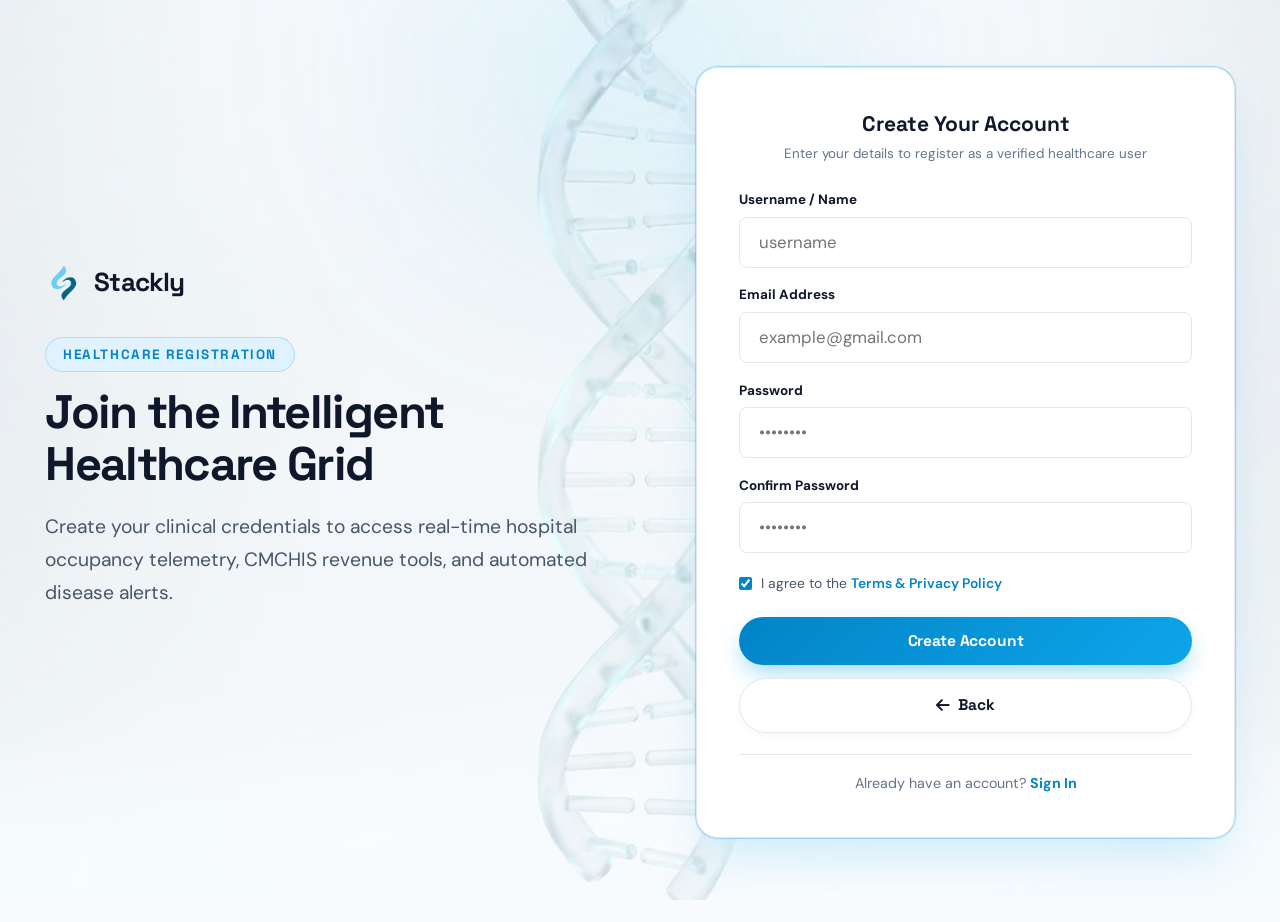
<file: signup.html>
<!DOCTYPE html>
<html lang="en">
<head>
  <meta charset="UTF-8">
  <meta name="viewport" content="width=device-width, initial-scale=1.0">
  <title>Stackly</title>
  <link rel="stylesheet" href="css/style.css">
  <link rel="stylesheet" href="css/animations.css">
  <link rel="stylesheet" href="https://cdnjs.cloudflare.com/ajax/libs/font-awesome/6.4.0/css/all.min.css">
</head>
<body class="xc_body">

  <!-- Single Fixed Background Image for Entire Page -->
  <div class="fixed-single-bg-dna">
    <img src="assets/images/light_dna_bg.webp" alt="3D Translucent DNA Helix Background" class="single-bg-img">
  </div>

  <main>
    <section class="xc_herosection xc_gobalpadding" style="padding: 4rem 0 5rem;">
      <div class="xc_herosectionblur"></div>
      <div class="xc_maxwidth">
        <div class="auth-grid-layout">
          
          <!-- Left Info -->
          <div style="text-align: left;">
            <a href="index.html" class="xc_brand" style="margin-bottom: 2rem;">
              <img src="assets/images/logo.webp" alt="Stackly Logo" class="brand_logo_img">
              <span>Stackly</span>
            </a>
            <div class="xc_eyebrotext">Healthcare Registration</div>
            <h1 class="xc_h1" style="font-size: 2.8rem;">Join the Intelligent <br>Healthcare Grid</h1>
            <p class="xc_subheadline" style="margin-bottom: 2rem;">
              Create your clinical credentials to access real-time hospital occupancy telemetry, CMCHIS revenue tools, and automated disease alerts.
            </p>
          </div>

          <!-- Right Sign Up Box -->
          <div class="auth-card-box">
            
            <div style="text-align: center; margin-bottom: 1.5rem;">
              <h3 class="xc_h3" style="font-size: 1.25rem; margin-bottom: 0.25rem;">Create Your Account</h3>
              <p style="font-size: 0.8rem; color: var(--text-muted);">Enter your details to register as a verified healthcare user</p>
            </div>

            <form id="main-signup-form">
              <div style="margin-bottom: 1rem;">
                <label for="signup-username" style="display: block; font-size: 0.8rem; font-weight: 700; color: var(--text-heading); margin-bottom: 0.35rem;">Username / Name</label>
                <input type="text" id="signup-username" name="username" style="width: 100%; padding: 0.8rem 1.1rem; background: var(--bg-input); border: 1px solid var(--border-subtle); border-radius: 8px; color: var(--text-heading);" placeholder="username" required>
              </div>

              <div style="margin-bottom: 1rem;">
                <label for="signup-email" style="display: block; font-size: 0.8rem; font-weight: 700; color: var(--text-heading); margin-bottom: 0.35rem;">Email Address</label>
                <input type="email" id="signup-email" name="email" style="width: 100%; padding: 0.8rem 1.1rem; background: var(--bg-input); border: 1px solid var(--border-subtle); border-radius: 8px; color: var(--text-heading);" placeholder="example@gmail.com" required>
              </div>

              <div style="margin-bottom: 1rem;">
                <label for="signup-password" style="display: block; font-size: 0.8rem; font-weight: 700; color: var(--text-heading); margin-bottom: 0.35rem;">Password</label>
                <input type="password" id="signup-password" name="password" style="width: 100%; padding: 0.8rem 1.1rem; background: var(--bg-input); border: 1px solid var(--border-subtle); border-radius: 8px; color: var(--text-heading);" placeholder="••••••••" required>
              </div>

              <div style="margin-bottom: 1.15rem;">
                <label for="signup-confirm-password" style="display: block; font-size: 0.8rem; font-weight: 700; color: var(--text-heading); margin-bottom: 0.35rem;">Confirm Password</label>
                <input type="password" id="signup-confirm-password" name="confirmPassword" style="width: 100%; padding: 0.8rem 1.1rem; background: var(--bg-input); border: 1px solid var(--border-subtle); border-radius: 8px; color: var(--text-heading);" placeholder="••••••••" required>
              </div>

              <div style="display: flex; align-items: center; gap: 0.5rem; margin-bottom: 1.35rem; font-size: 0.825rem;">
                <input type="checkbox" id="signup-terms" checked required style="accent-color: var(--accent-cyan);">
                <label for="signup-terms" style="cursor: pointer; color: var(--text-body);">I agree to the <a href="404.html" style="color: var(--accent-cyan); font-weight: 600;">Terms & Privacy Policy</a></label>
              </div>

              <button type="submit" class="xc_button primary" style="width: 100%;">Create Account</button>
              <a href="index.html" class="xc_button secondary" style="width: 100%; margin-top: 0.75rem; justify-content: center; text-align: center;"><i class="fa-solid fa-arrow-left"></i> Back</a>

              <div style="margin-top: 1.25rem; text-align: center; font-size: 0.85rem; color: var(--text-muted); border-top: 1px solid var(--border-subtle); padding-top: 1rem;">
                Already have an account? <a href="login.html" style="color: var(--accent-cyan); font-weight: 700; text-decoration: none;">Sign In</a>
              </div>
            </form>

          </div>

        </div>
      </div>
    </section>
  </main>

  <script src="js/main.js"></script>
  <script src="js/auth.js"></script>
</body>
</html>
</file>
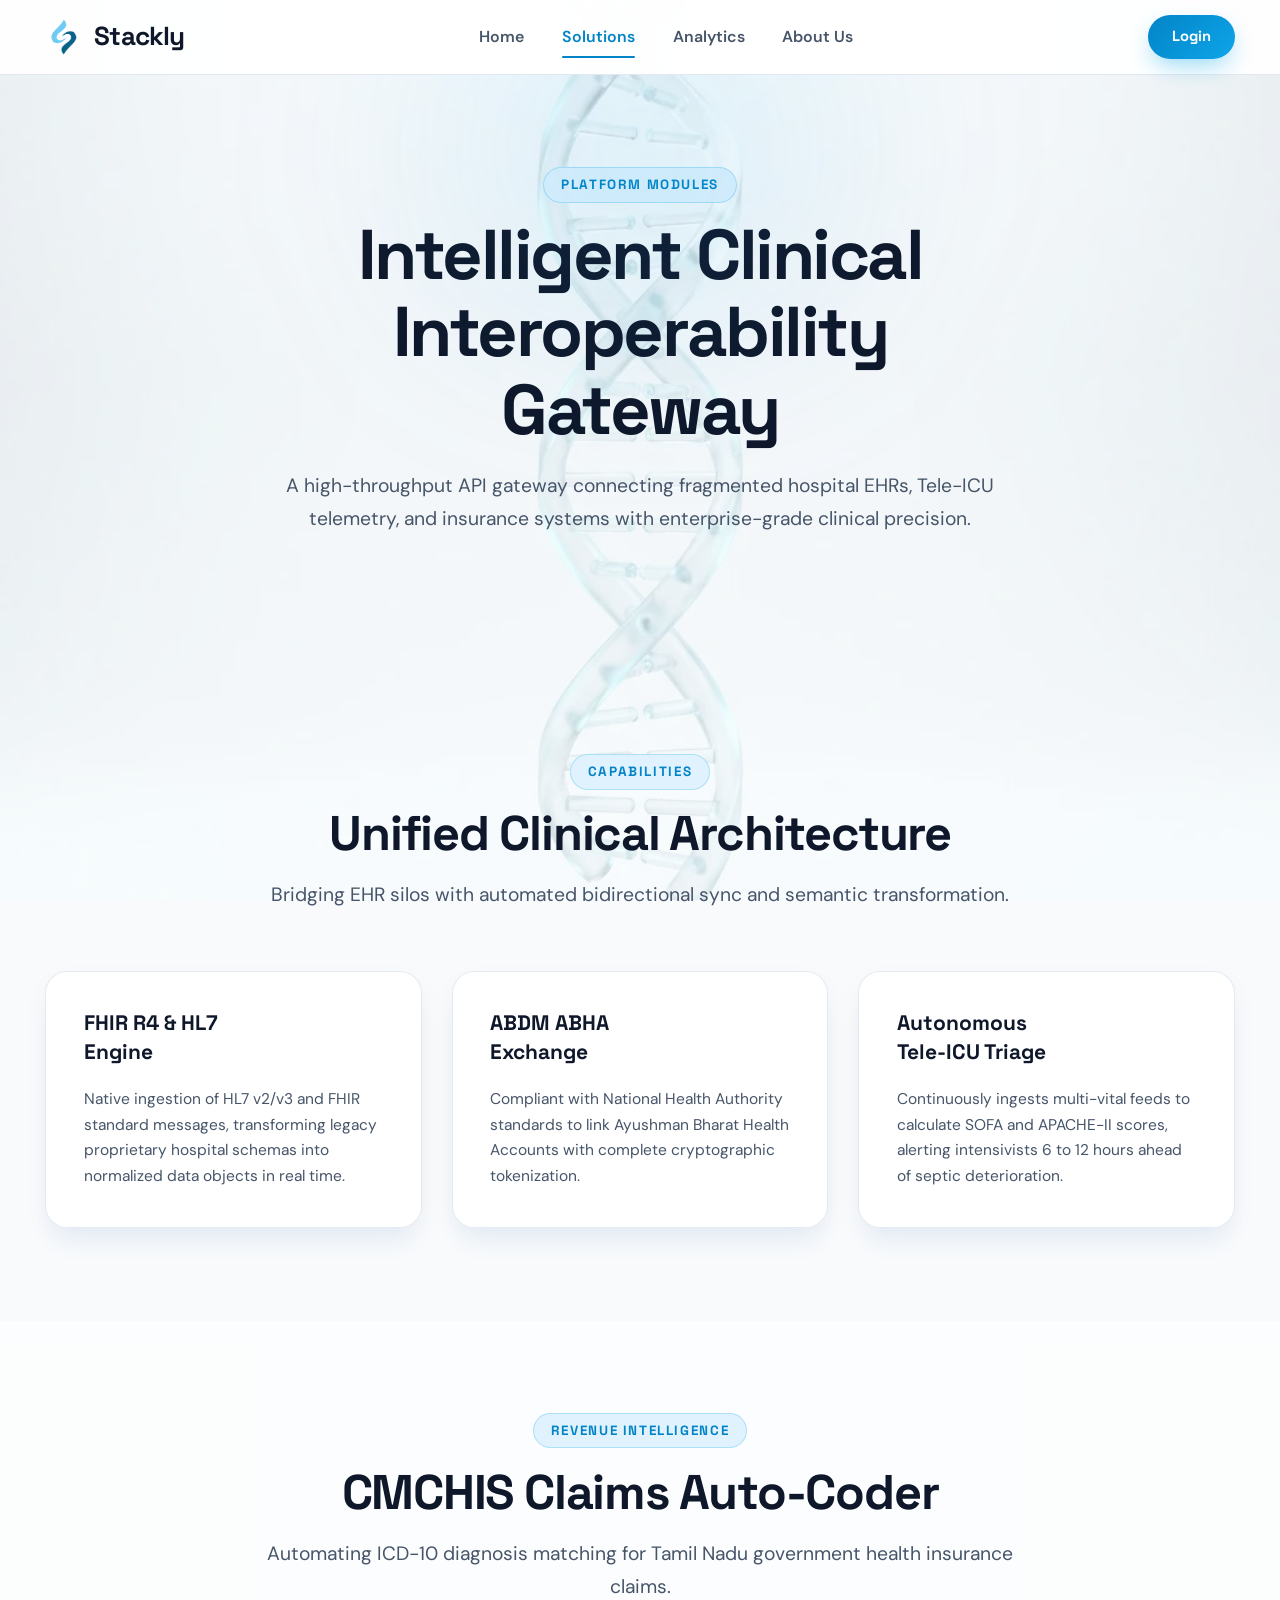
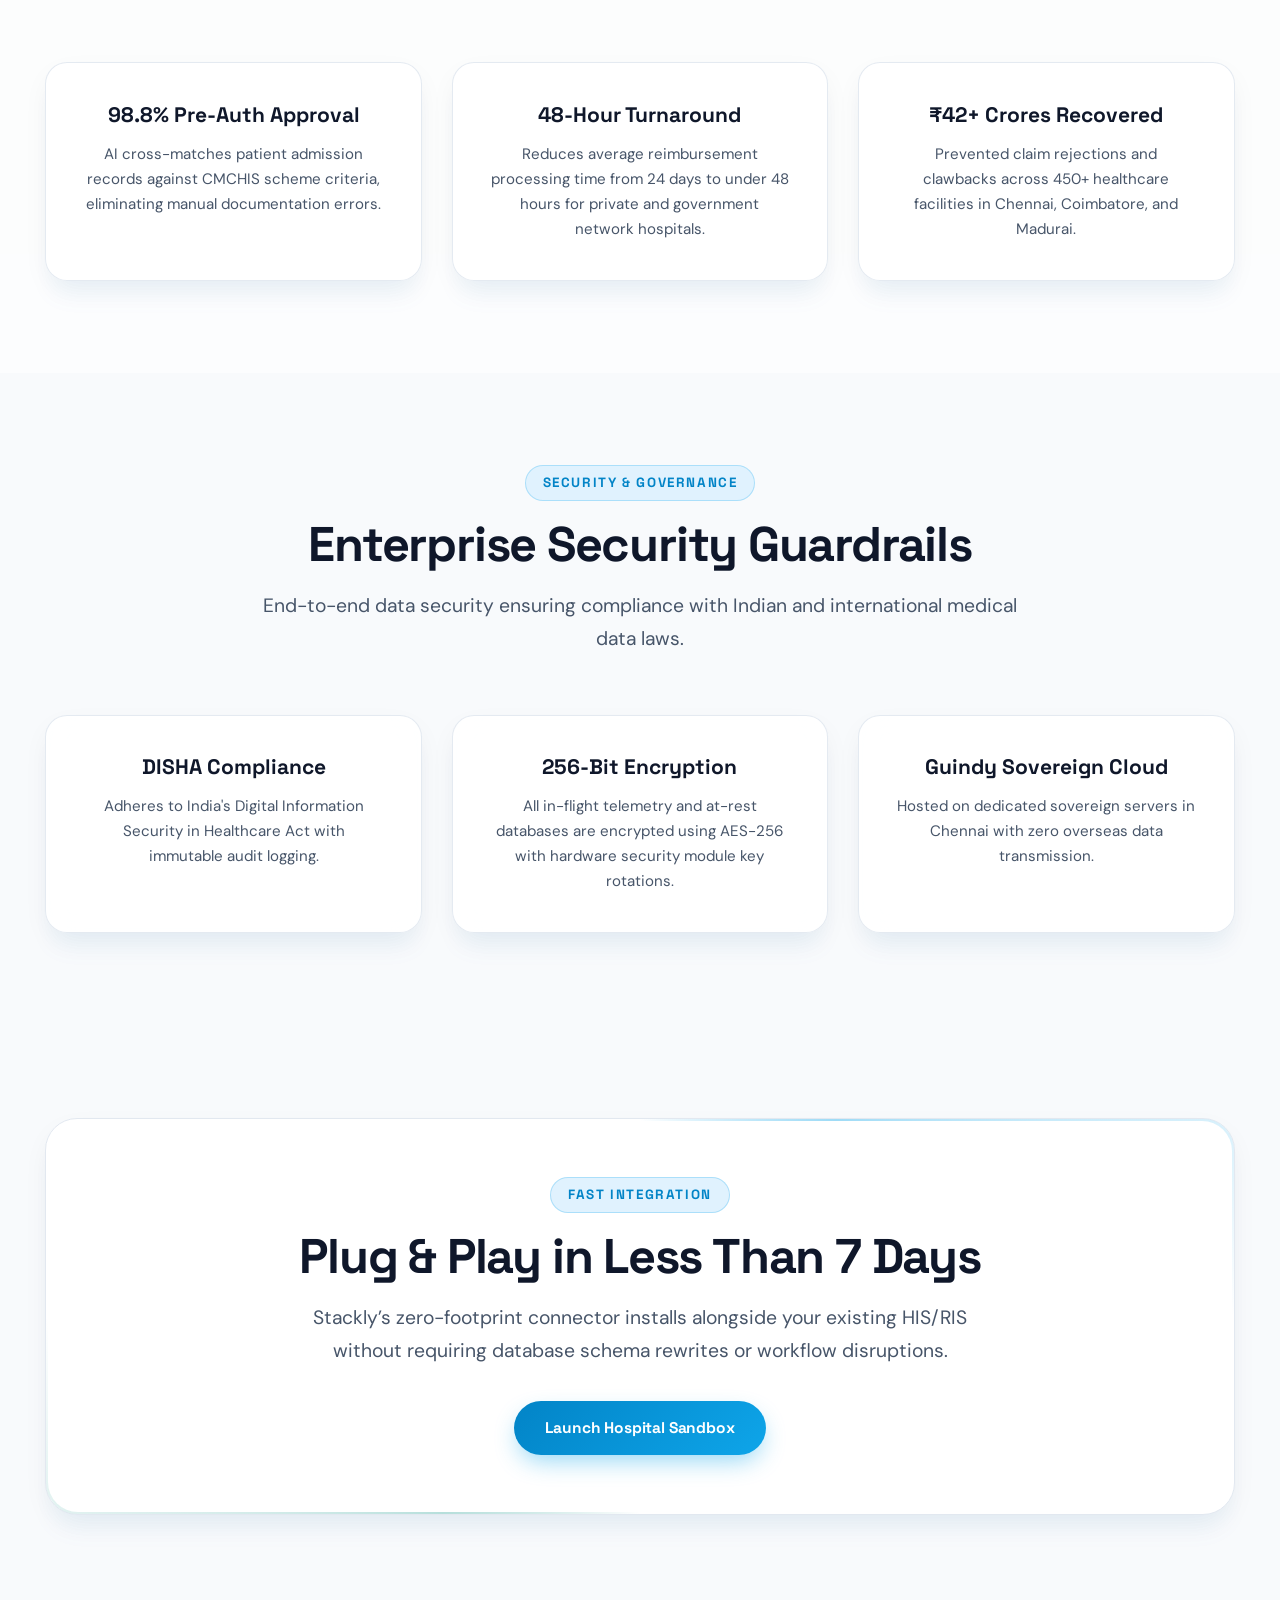
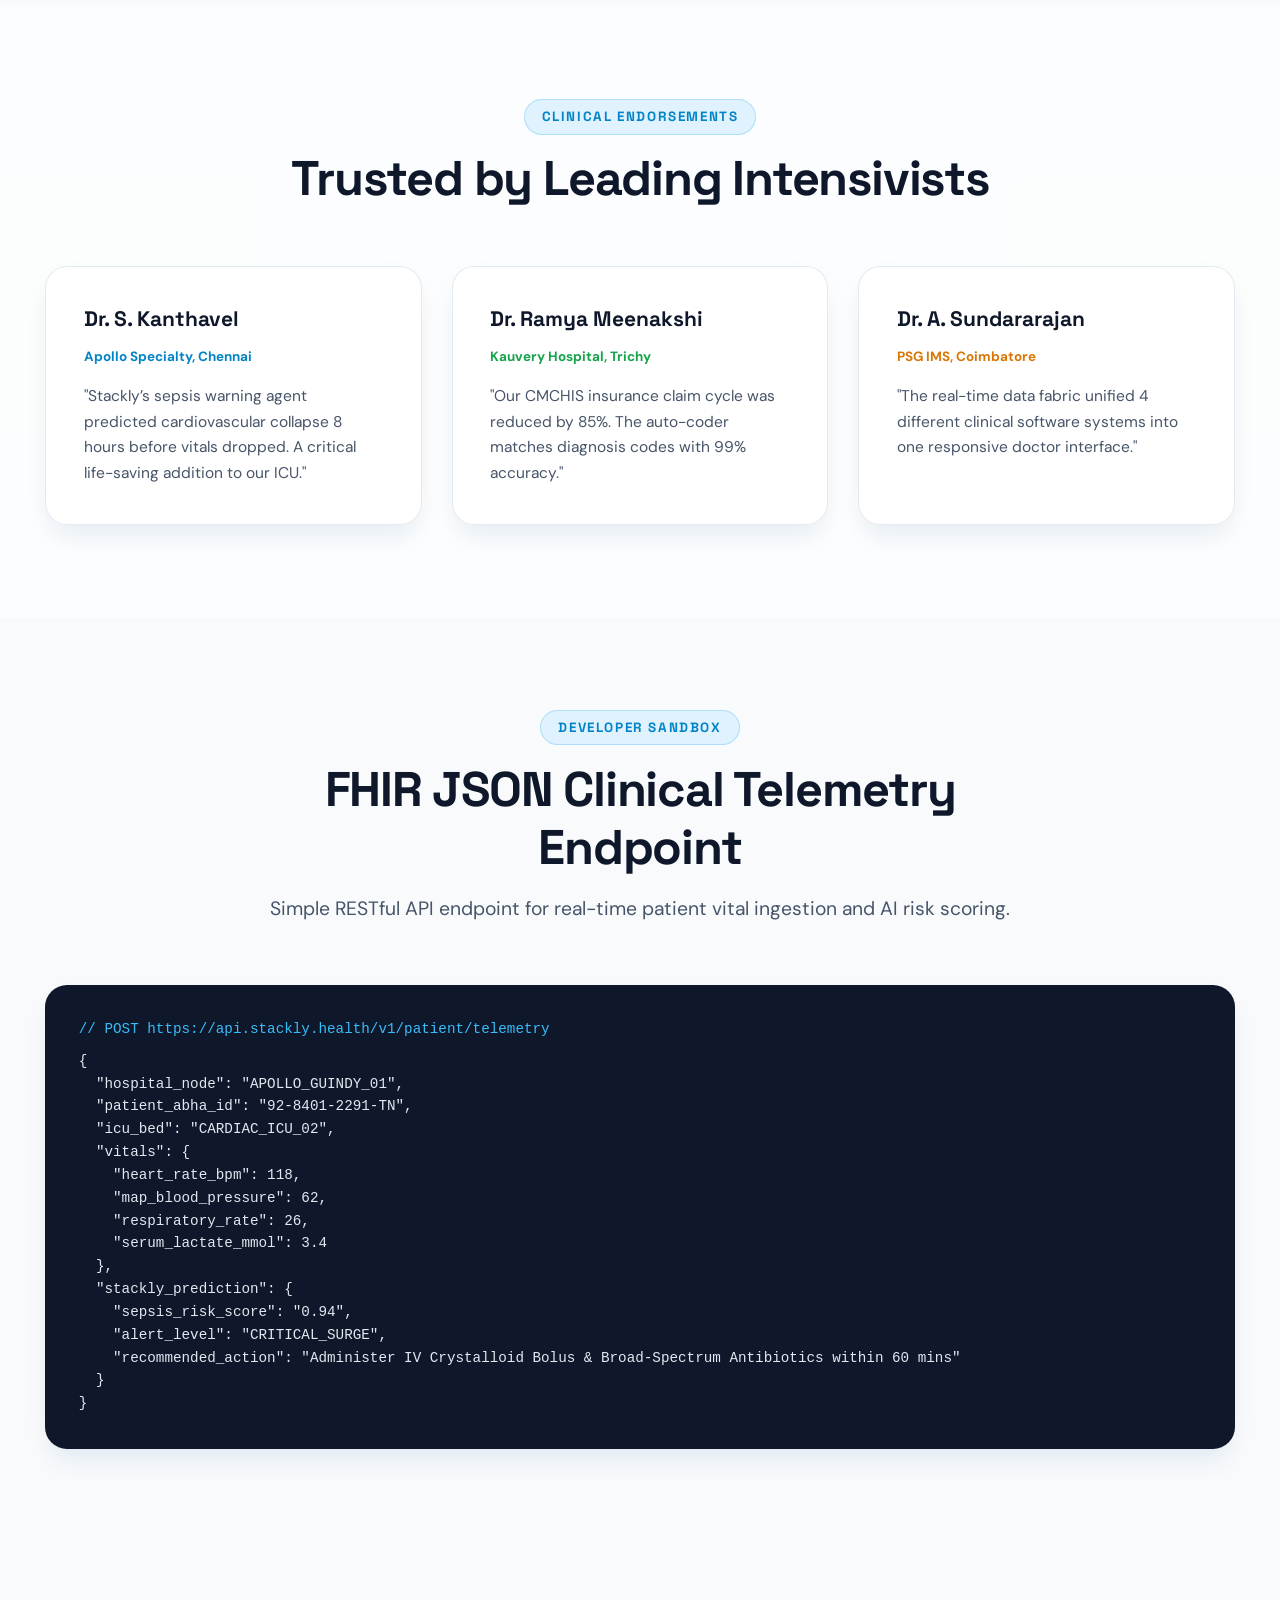
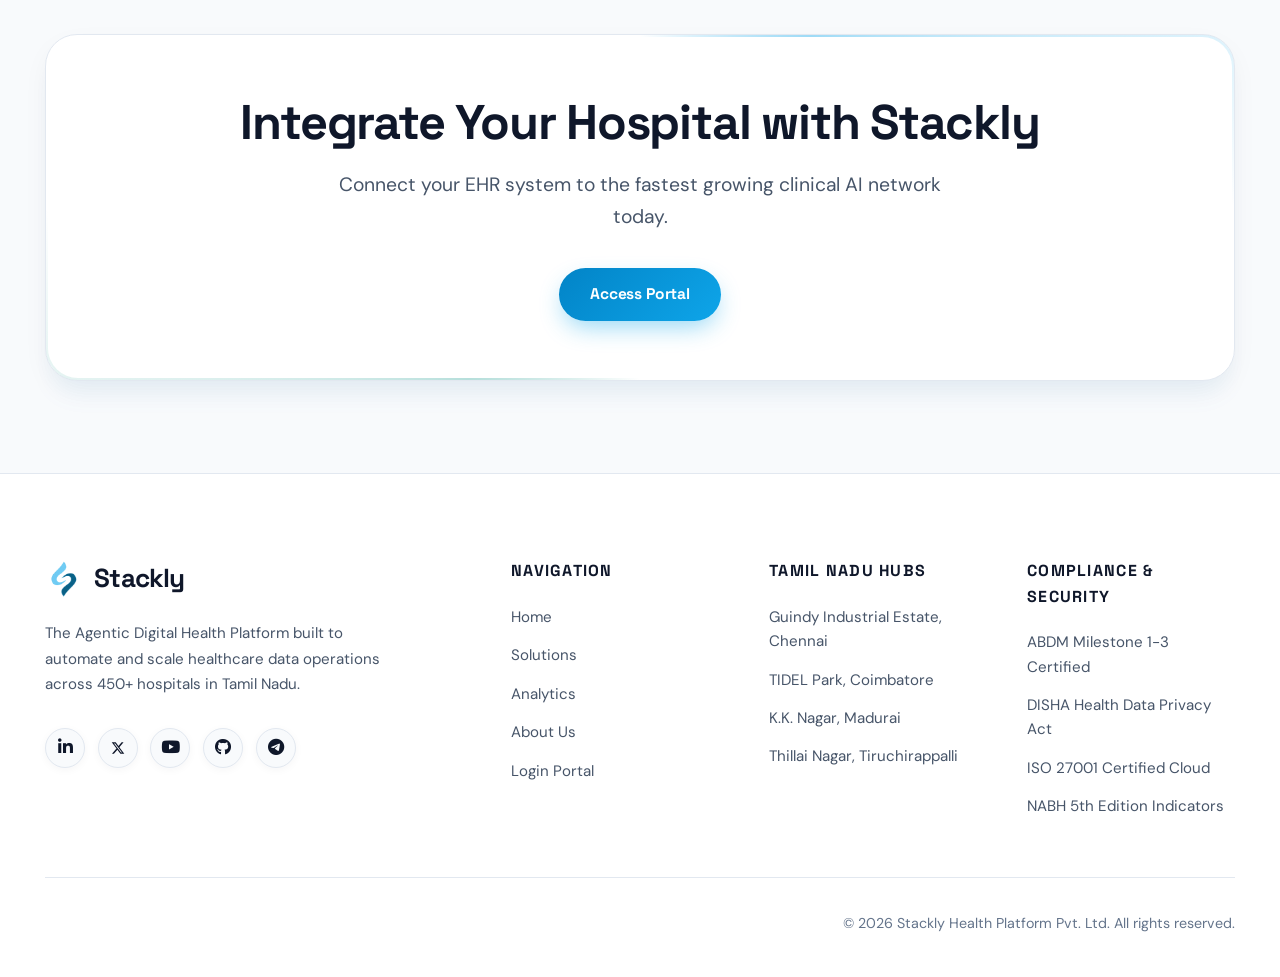
<file: solutions.html>
<!DOCTYPE html>
<html lang="en">
<head>
  <meta charset="UTF-8">
  <meta name="viewport" content="width=device-width, initial-scale=1.0">
  <title>Stackly</title>
  <link rel="stylesheet" href="css/style.css">
  <link rel="stylesheet" href="css/animations.css">
  <link rel="stylesheet" href="https://cdnjs.cloudflare.com/ajax/libs/font-awesome/6.4.0/css/all.min.css">
</head>
<body class="xc_body">

  <!-- Single Fixed Background Image for Entire Page -->
  <div class="fixed-single-bg-dna">
    <img src="assets/images/light_dna_bg.webp" alt="3D Translucent DNA Helix Background" class="single-bg-img">
  </div>

  <!-- Header & Navbar (4 Nav Items, No Dropdowns, Login Button) -->
  <header class="xc_header">
    <div class="xc_maxwidth">
      <div class="xc_navbar_wapper">
        <a href="index.html" class="xc_brand">
          <img src="assets/images/logo.webp" alt="Stackly Logo" class="brand_logo_img">
          <span>Stackly</span>
        </a>

        <!-- Exactly 4 Navlist Items -->
        <nav class="xc_navlinkswapper">
          <a href="index.html" class="xc_navlinks">Home</a>
          <a href="solutions.html" class="xc_navlinks active">Solutions</a>
          <a href="analytics.html" class="xc_navlinks">Analytics</a>
          <a href="about.html" class="xc_navlinks">About Us</a>
        </nav>

        <!-- Right Login Button & Mobile Toggle -->
        <div style="display: flex; align-items: center; gap: 1rem;">
          <a href="login.html" class="xc_button primary navbar">Login</a>
          <button class="mobile_toggle_btn"><i class="fa-solid fa-bars"></i></button>
        </div>
      </div>
    </div>
  </header>

  <main>
    <!-- Section 1: Hero Section -->
    <section class="xc_herosection xc_gobalpadding">
      <div class="xc_herosectionblur"></div>
      <div class="xc_maxwidth">
        <div class="xc_herowapper">
          <div class="xc_headlinewapper">
            <div class="xc_eyebrotext">Platform Modules</div>
            <h1 class="xc_h1">Intelligent Clinical <br>Interoperability Gateway</h1>
            <p class="xc_subheadline">
              A high-throughput API gateway connecting fragmented hospital EHRs, Tele-ICU telemetry, and insurance systems with enterprise-grade clinical precision.
            </p>
          </div>
        
        </div>
      </div>
    </section>

    <!-- Section 2: Core Platform Capabilities -->
    <section class="xc_usecasesection xc_gobalpadding">
      <div class="xc_maxwidth">
        <div class="xc_headlinewapper">
          <div class="xc_eyebrotext">Capabilities</div>
          <h2 class="xc_h2">Unified Clinical Architecture</h2>
          <p class="xc_subheadline">Bridging EHR silos with automated bidirectional sync and semantic transformation.</p>
        </div>

        <div class="xc_usercasecards">
          <div class="xc_usecases1">
            <h3 class="xc_h3">FHIR R4 & HL7 <br>Engine</h3>
            <div class="xc_usercase_cardbody">Native ingestion of HL7 v2/v3 and FHIR standard messages, transforming legacy proprietary hospital schemas into normalized data objects in real time.</div>
          </div>
          <div class="xc_usecases2">
            <h3 class="xc_h3">ABDM ABHA <br>Exchange</h3>
            <div class="xc_usercase_cardbody">Compliant with National Health Authority standards to link Ayushman Bharat Health Accounts with complete cryptographic tokenization.</div>
          </div>
          <div class="xc_usecases3">
            <h3 class="xc_h3">Autonomous <br>Tele-ICU Triage</h3>
            <div class="xc_usercase_cardbody">Continuously ingests multi-vital feeds to calculate SOFA and APACHE-II scores, alerting intensivists 6 to 12 hours ahead of septic deterioration.</div>
          </div>
        </div>
      </div>
    </section>

    <!-- Section 3: CMCHIS Claim Recovery Suite -->
    <section class="xc_gobalpadding" style="background: rgba(255, 255, 255, 0.6);">
      <div class="xc_maxwidth">
        <div class="xc_headlinewapper">
          <div class="xc_eyebrotext">Revenue Intelligence</div>
          <h2 class="xc_h2">CMCHIS Claims Auto-Coder</h2>
          <p class="xc_subheadline">Automating ICD-10 diagnosis matching for Tamil Nadu government health insurance claims.</p>
        </div>

        <div class="xc_skillscardswapper">
          <div class="xc_skillscard">
            <h3 class="xc_h3">98.8% Pre-Auth Approval</h3>
            <div class="xc_skillscard_cardbody">AI cross-matches patient admission records against CMCHIS scheme criteria, eliminating manual documentation errors.</div>
          </div>
          <div class="xc_skillscard">
            <h3 class="xc_h3">48-Hour Turnaround</h3>
            <div class="xc_skillscard_cardbody">Reduces average reimbursement processing time from 24 days to under 48 hours for private and government network hospitals.</div>
          </div>
          <div class="xc_skillscard">
            <h3 class="xc_h3">₹42+ Crores Recovered</h3>
            <div class="xc_skillscard_cardbody">Prevented claim rejections and clawbacks across 450+ healthcare facilities in Chennai, Coimbatore, and Madurai.</div>
          </div>
        </div>
      </div>
    </section>

    <!-- Section 4: Live Technical Architecture -->
    <section class="xc_platformsection xc_gobalpadding">
      <div class="xc_maxwidth">
        <div class="xc_headlinewapper">
          <div class="xc_eyebrotext">Security & Governance</div>
          <h2 class="xc_h2">Enterprise Security Guardrails</h2>
          <p class="xc_subheadline">End-to-end data security ensuring compliance with Indian and international medical data laws.</p>
        </div>

        <div class="xc_platformcards">
          <div class="xc_skillscard">
            <h3 class="xc_h3">DISHA Compliance</h3>
            <div class="xc_skillscard_cardbody">Adheres to India's Digital Information Security in Healthcare Act with immutable audit logging.</div>
          </div>
          <div class="xc_skillscard">
            <h3 class="xc_h3">256-Bit Encryption</h3>
            <div class="xc_skillscard_cardbody">All in-flight telemetry and at-rest databases are encrypted using AES-256 with hardware security module key rotations.</div>
          </div>
          <div class="xc_skillscard">
            <h3 class="xc_h3">Guindy Sovereign Cloud</h3>
            <div class="xc_skillscard_cardbody">Hosted on dedicated sovereign servers in Chennai with zero overseas data transmission.</div>
          </div>
        </div>
      </div>
    </section>

    <!-- Section 5: Integration Workflow -->
    <section class="xc_gobalpadding">
      <div class="xc_maxwidth">
        <div class="xc_glowing-card-lc">
          <div class="xc_banner">
            <div class="xc_eyebrotext">Fast Integration</div>
            <h2 class="xc_h2">Plug & Play in Less Than 7 Days</h2>
            <p class="xc_subheadline" style="max-width: 680px; margin: 0 auto 2rem;">
              Stackly’s zero-footprint connector installs alongside your existing HIS/RIS without requiring database schema rewrites or workflow disruptions.
            </p>
            <a href="404.html" class="xc_button primary">Launch Hospital Sandbox</a>
          </div>
        </div>
      </div>
    </section>

    <!-- Section 6: Hospital Intensivist Testimonials -->
    <section class="xc_gobalpadding" style="background: rgba(255, 255, 255, 0.6);">
      <div class="xc_maxwidth">
        <div class="xc_headlinewapper">
          <div class="xc_eyebrotext">Clinical Endorsements</div>
          <h2 class="xc_h2">Trusted by Leading Intensivists</h2>
        </div>

        <div class="xc_usercasecards">
          <div class="xc_usecases1">
            <h3 class="xc_h3">Dr. S. Kanthavel</h3>
            <p style="font-size: 0.8rem; color: var(--accent-cyan); font-weight: 700; margin-bottom: 0.5rem;">Apollo Specialty, Chennai</p>
            <div class="xc_usercase_cardbody">"Stackly’s sepsis warning agent predicted cardiovascular collapse 8 hours before vitals dropped. A critical life-saving addition to our ICU."</div>
          </div>
          <div class="xc_usecases2">
            <h3 class="xc_h3">Dr. Ramya Meenakshi</h3>
            <p style="font-size: 0.8rem; color: #16a34a; font-weight: 700; margin-bottom: 0.5rem;">Kauvery Hospital, Trichy</p>
            <div class="xc_usercase_cardbody">"Our CMCHIS insurance claim cycle was reduced by 85%. The auto-coder matches diagnosis codes with 99% accuracy."</div>
          </div>
          <div class="xc_usecases3">
            <h3 class="xc_h3">Dr. A. Sundararajan</h3>
            <p style="font-size: 0.8rem; color: #d97706; font-weight: 700; margin-bottom: 0.5rem;">PSG IMS, Coimbatore</p>
            <div class="xc_usercase_cardbody">"The real-time data fabric unified 4 different clinical software systems into one responsive doctor interface."</div>
          </div>
        </div>
      </div>
    </section>

    <!-- Section 7: Interactive Sandbox Code & Endpoint Playground -->
    <section class="xc_gobalpadding">
      <div class="xc_maxwidth">
        <div class="xc_headlinewapper">
          <div class="xc_eyebrotext">Developer Sandbox</div>
          <h2 class="xc_h2">FHIR JSON Clinical Telemetry Endpoint</h2>
          <p class="xc_subheadline">Simple RESTful API endpoint for real-time patient vital ingestion and AI risk scoring.</p>
        </div>

        <div style="background: #0f172a; border-radius: var(--radius-md); padding: 2rem; color: #e2e8f0; font-family: var(--font-mono); font-size: 0.85rem; overflow-x: auto; box-shadow: var(--shadow-card);">
          <div style="color: #38bdf8; margin-bottom: 0.5rem;">// POST https://api.stackly.health/v1/patient/telemetry</div>
          <pre>{
  "hospital_node": "APOLLO_GUINDY_01",
  "patient_abha_id": "92-8401-2291-TN",
  "icu_bed": "CARDIAC_ICU_02",
  "vitals": {
    "heart_rate_bpm": 118,
    "map_blood_pressure": 62,
    "respiratory_rate": 26,
    "serum_lactate_mmol": 3.4
  },
  "stackly_prediction": {
    "sepsis_risk_score": "0.94",
    "alert_level": "CRITICAL_SURGE",
    "recommended_action": "Administer IV Crystalloid Bolus & Broad-Spectrum Antibiotics within 60 mins"
  }
}</pre>
        </div>
      </div>
    </section>

    <!-- Section 8: CTA Banner -->
    <section class="xc_gobalpadding">
      <div class="xc_maxwidth">
        <div class="xc_glowing-card-lc">
          <div class="xc_banner">
            <h2 class="xc_h2">Integrate Your Hospital with Stackly</h2>
            <p class="xc_subheadline" style="max-width: 650px; margin: 0 auto 2rem;">
              Connect your EHR system to the fastest growing clinical AI network today.
            </p>
            <a href="404.html" class="xc_button primary">Access Portal</a>
          </div>
        </div>
      </div>
    </section>
  </main>

  <!-- Standardized High-Tech Footer -->
  <footer class="site_footer">
    <div class="xc_maxwidth">
      <div class="footer_grid">
        <div class="footer_brand">
          <a href="index.html" class="xc_brand">
            <img src="assets/images/logo.webp" alt="Stackly Logo" class="brand_logo_img">
            <span>Stackly</span>
          </a>
          <p>The Agentic Digital Health Platform built to automate and scale healthcare data operations across 450+ hospitals in Tamil Nadu.</p>
          <div class="footer_social_wrapper">
            <a href="404.html" class="social_media_btn" title="LinkedIn"><i class="fa-brands fa-linkedin-in"></i></a>
            <a href="404.html" class="social_media_btn" title="X / Twitter">
              <svg width="14" height="14" viewBox="0 0 24 24" fill="currentColor"><path d="M18.244 2.25h3.308l-7.227 8.26 8.502 11.24H16.17l-5.214-6.817L4.99 21.75H1.68l7.73-8.835L1.254 2.25H8.08l4.713 6.231zm-1.161 17.52h1.833L7.084 4.126H5.117z"/></svg>
            </a>
            <a href="404.html" class="social_media_btn" title="YouTube"><i class="fa-brands fa-youtube"></i></a>
            <a href="404.html" class="social_media_btn" title="GitHub"><i class="fa-brands fa-github"></i></a>
            <a href="404.html" class="social_media_btn" title="Telegram"><i class="fa-brands fa-telegram"></i></a>
          </div>
        </div>

        <div>
          <h4 class="footer_title">Navigation</h4>
          <div class="footer_links">
            <a href="index.html">Home</a>
            <a href="solutions.html">Solutions</a>
            <a href="analytics.html">Analytics</a>
            <a href="about.html">About Us</a>
            <a href="login.html">Login Portal</a>
          </div>
        </div>

        <div>
          <h4 class="footer_title">Tamil Nadu Hubs</h4>
          <div class="footer_links">
            <a href="404.html">Guindy Industrial Estate, Chennai</a>
            <a href="404.html">TIDEL Park, Coimbatore</a>
            <a href="404.html">K.K. Nagar, Madurai</a>
            <a href="404.html">Thillai Nagar, Tiruchirappalli</a>
          </div>
        </div>

        <div>
          <h4 class="footer_title">Compliance & Security</h4>
          <div class="footer_links">
            <a href="404.html">ABDM Milestone 1-3 Certified</a>
            <a href="404.html">DISHA Health Data Privacy Act</a>
            <a href="404.html">ISO 27001 Certified Cloud</a>
            <a href="404.html">NABH 5th Edition Indicators</a>
          </div>
        </div>
      </div>

      <div class="footer_bottom">
        <div>&copy; 2026 Stackly Health Platform Pvt. Ltd. All rights reserved.</div>
      </div>
    </div>
  </footer>

  <script src="js/main.js"></script>
</body>
</html>
</file>
<file: css/style.css>
/* ==========================================================================
   STACKLY - LIGHT THEME DESIGN SYSTEM (XCALIBER AESTHETIC)
   Clean Light Medical Theme • Single 3D DNA Background • 4 Nav Items • 320px+
   ========================================================================== */

@import url('https://fonts.googleapis.com/css2?family=DM+Sans:ital,opsz,wght@0,9..40,100..1000;1,9..40,100..1000&family=Montserrat:ital,wght@0,100..900;1,100..900&family=Space+Grotesk:wght@300..700&display=swap');

:root {
  /* Pristine Light Medical & Cyan Palette */
  --bg-body: #f8fafc;
  --bg-page: #f1f5f9;
  --bg-white: #ffffff;
  --bg-surface: #f8fafc;
  --bg-card: rgba(255, 255, 255, 0.88);
  --bg-card-hover: #ffffff;
  --bg-input: #ffffff;
  --bg-nav: rgba(255, 255, 255, 0.92);

  /* Vibrant Medical Cyan, Sky Blue, Teal & Emerald Accents */
  --accent-cyan: #0284c7;
  --accent-blue: #0ea5e9;
  --accent-cyan-light: #e0f2fe;
  --accent-teal: #0d9488;
  --accent-emerald: #10b981;
  --accent-amber: #f59e0b;
  --accent-rose: #f43f5e;
  --accent-purple: #8b5cf6;

  /* Typography (High Contrast Obsidian Slate) */
  --text-white: #0f172a;
  --text-heading: #0f172a;
  --text-body: #475569;
  --text-muted: #64748b;

  /* Borders & Shadows */
  --border-subtle: #e2e8f0;
  --border-glass: rgba(14, 165, 233, 0.3);
  --border-active: #0284c7;
  --border-card: rgba(226, 232, 240, 0.9);

  --radius-xs: 8px;
  --radius-sm: 14px;
  --radius-md: 22px;
  --radius-lg: 32px;
  --radius-pill: 9999px;

  --font-heading: 'Space Grotesk', -apple-system, BlinkMacSystemFont, sans-serif;
  --font-main: 'DM Sans', -apple-system, BlinkMacSystemFont, sans-serif;
  --font-accent: 'Montserrat', sans-serif;
  --font-mono: 'SFMono-Regular', Consolas, Menlo, monospace;

  --shadow-sm: 0 2px 8px rgba(15, 23, 42, 0.04);
  --shadow-card: 0 10px 30px -5px rgba(15, 23, 42, 0.06), 0 20px 25px -5px rgba(14, 165, 233, 0.05);
  --shadow-card-hover: 0 25px 50px -12px rgba(14, 165, 233, 0.2), 0 0 1px 1px rgba(14, 165, 233, 0.35);
  --shadow-glow: 0 0 35px rgba(14, 165, 233, 0.3);
}

/* --- Base & Reset --- */
*, *::before, *::after {
  box-sizing: border-box;
  margin: 0;
  padding: 0;
}

html {
  font-size: 16px;
  background-color: var(--bg-body);
  color: var(--text-heading);
  font-family: var(--font-main);
  line-height: 1.6;
  scroll-behavior: smooth;
  -webkit-font-smoothing: antialiased;
  overflow-x: hidden;
}

@media screen and (max-width: 1920px) {
  html { font-size: calc(0.85rem + 0.25vw); }
}
@media screen and (max-width: 1200px) {
  html { font-size: 15px; }
}
@media screen and (max-width: 480px) {
  html { font-size: 14px; }
}

body {
  min-height: 100vh;
  background: var(--bg-body);
  color: var(--text-body);
  position: relative;
  overflow-x: hidden;
}

/* ==========================================================================
   SINGLE IMAGE BACKGROUND FOR ENTIRE PAGE (Fixed & Static)
   ========================================================================== */
.fixed-single-bg-dna {
  position: fixed;
  top: 0;
  left: 0;
  width: 100vw;
  height: 100vh;
  pointer-events: none;
  z-index: 0;
  overflow: hidden;
}

.single-bg-img {
  width: 100vw;
  height: 100vh;
  object-fit: cover;
  object-position: center;
  mix-blend-mode: multiply;
  opacity: 0.35;
  filter: contrast(1.05) brightness(1.02);
  transform: none;
}

/* Layering */
header, main, footer {
  position: relative;
  z-index: 1;
}

a {
  color: var(--accent-cyan);
  text-decoration: none;
  transition: all 0.25s ease;
}

a:hover {
  color: var(--accent-blue);
}

ul { list-style: none; }
img, svg { max-width: 100%; height: auto; display: block; }
button, input, select, textarea { font-family: inherit; font-size: inherit; }

/* --- Container & Typography Utilities --- */
.xc_maxwidth {
  width: 100%;
  max-width: 1240px;
  margin: 0 auto;
  padding: 0 1.5rem;
}

.xc_gobalpadding {
  padding: 5.5rem 0;
  position: relative;
}

.xc_text_centeralign {
  text-align: center;
}

.xc_headlinewapper {
  max-width: 780px;
  margin: 0 auto 3.5rem;
  text-align: center;
}

.xc_eyebrotext {
  font-family: var(--font-heading);
  font-size: 0.8rem;
  font-weight: 700;
  text-transform: uppercase;
  letter-spacing: 0.12em;
  color: var(--accent-cyan);
  margin-bottom: 0.85rem;
  display: inline-block;
  padding: 0.35rem 1rem;
  border-radius: var(--radius-pill);
  background: var(--accent-cyan-light);
  border: 1px solid rgba(14, 165, 233, 0.25);
}

.xc_h1 {
  font-family: var(--font-heading);
  font-size: clamp(2.3rem, 5.5vw, 4.2rem);
  font-weight: 800;
  line-height: 1.1;
  letter-spacing: -0.035em;
  color: var(--text-heading);
  margin-bottom: 1.25rem;
}

.xc_h2 {
  font-family: var(--font-heading);
  font-size: clamp(1.9rem, 3.8vw, 2.9rem);
  font-weight: 800;
  line-height: 1.2;
  letter-spacing: -0.025em;
  color: var(--text-heading);
  margin-bottom: 1rem;
}

.xc_h3 {
  font-family: var(--font-heading);
  font-size: 1.25rem;
  font-weight: 800;
  color: var(--text-heading);
  margin-bottom: 0.75rem;
  line-height: 1.35;
}

.xc_subheadline {
  font-size: clamp(0.95rem, 1.8vw, 1.15rem);
  color: var(--text-body);
  line-height: 1.7;
}

/* ==========================================================================
   TOP ANNOUNCEMENT BAR & NAVBAR (4 NAV ITEMS + LOGIN BUTTON)
   ========================================================================== */
.announcement_bar {
  background: linear-gradient(90deg, #0284c7 0%, #0d9488 50%, #6366f1 100%);
  padding: 0.55rem 1rem;
  display: flex;
  align-items: center;
  justify-content: center;
  gap: 0.85rem;
  font-size: 0.85rem;
  font-weight: 600;
  color: #ffffff;
  position: relative;
  z-index: 101;
}

.announce_text {
  letter-spacing: 0.02em;
}

.announce_announce_link {
  display: inline-flex;
  align-items: center;
  gap: 0.35rem;
  color: #ffffff;
  background: rgba(0, 0, 0, 0.25);
  padding: 0.15rem 0.65rem;
  border-radius: var(--radius-pill);
  font-size: 0.75rem;
  font-weight: 700;
  transition: background 0.25s ease;
}

.announce_announce_link:hover {
  background: rgba(0, 0, 0, 0.45);
}

.icon-embed-arrow {
  width: 12px;
  height: 12px;
  display: inline-flex;
}

/* --- Sticky High-Tech Light Navbar --- */
.xc_header {
  position: sticky;
  top: 0;
  z-index: 100;
  background: var(--bg-nav);
  backdrop-filter: blur(20px);
  -webkit-backdrop-filter: blur(20px);
  border-bottom: 1px solid var(--border-subtle);
  transition: all 0.3s ease;
}

.xc_navbar_wapper {
  display: flex;
  align-items: center;
  justify-content: space-between;
  height: 74px;
}

.xc_brand {
  display: flex;
  align-items: center;
  gap: 0.65rem;
  font-family: var(--font-heading);
  font-size: 1.55rem;
  font-weight: 800;
  color: var(--text-heading);
  letter-spacing: -0.03em;
}

.brand_icon_box {
  width: 38px;
  height: 38px;
  border-radius: 10px;
  background: linear-gradient(135deg, #0284c7 0%, #0ea5e9 100%);
  display: flex;
  align-items: center;
  justify-content: center;
  color: #ffffff;
  font-size: 1.1rem;
  box-shadow: 0 4px 12px rgba(14, 165, 233, 0.35);
}

.brand_logo_img {
  width: 38px;
  height: 38px;
  border: none;
  box-shadow: none;
  border-radius: 8px;
  object-fit: contain;
  display: block;
  transition: transform 0.25s ease;
}

.xc_brand:hover .brand_logo_img {
  transform: scale(1.06);
}

.brand_tag {
  font-size: 0.65rem;
  font-family: var(--font-heading);
  font-weight: 800;
  color: var(--accent-cyan);
  background: var(--accent-cyan-light);
  padding: 2px 7px;
  border-radius: 4px;
  border: 1px solid rgba(14, 165, 233, 0.25);
  margin-left: 2px;
}

/* Exactly 4 Clean Navlist Items (No Dropdowns) */
.xc_navlinkswapper {
  display: flex;
  align-items: center;
  gap: 2.25rem;
}

.xc_navlinks {
  color: var(--text-body);
  font-weight: 600;
  font-size: 0.95rem;
  padding: 0.5rem 0;
  position: relative;
  transition: color 0.25s ease;
}

.xc_navlinks:hover, .xc_navlinks.active {
  color: var(--accent-cyan);
}

.xc_navlinks::after {
  content: '';
  position: absolute;
  bottom: 0;
  left: 0;
  width: 0;
  height: 2px;
  background: var(--accent-cyan);
  transition: width 0.25s ease;
  border-radius: 2px;
}

.xc_navlinks:hover::after, .xc_navlinks.active::after {
  width: 100%;
}

.mobile_toggle_btn {
  display: none;
  background: transparent;
  border: 1px solid var(--border-subtle);
  color: var(--text-heading);
  width: 40px;
  height: 40px;
  border-radius: var(--radius-xs);
  font-size: 1.25rem;
  cursor: pointer;
  align-items: center;
  justify-content: center;
}

/* ==========================================================================
   BUTTONS (LOGIN BUTTON & ACTIONS)
   ========================================================================== */
.xc_button {
  display: inline-flex;
  align-items: center;
  justify-content: center;
  gap: 0.5rem;
  padding: 0.85rem 1.85rem;
  border-radius: var(--radius-pill);
  font-family: var(--font-heading);
  font-weight: 700;
  font-size: 0.925rem;
  cursor: pointer;
  transition: all 0.3s cubic-bezier(0.16, 1, 0.3, 1);
  border: none;
  outline: none;
  letter-spacing: -0.01em;
}

.xc_button.primary {
  background: linear-gradient(135deg, #0284c7 0%, #0ea5e9 100%);
  color: #ffffff;
  box-shadow: 0 10px 25px -5px rgba(14, 165, 233, 0.45);
}

.xc_button.primary:hover {
  transform: translateY(-2px);
  box-shadow: 0 15px 30px -5px rgba(14, 165, 233, 0.6);
  color: #ffffff;
}

.xc_button.secondary {
  background: #ffffff;
  border: 1px solid var(--border-subtle);
  color: var(--text-heading);
  box-shadow: var(--shadow-sm);
}

.xc_button.secondary:hover {
  background: #f8fafc;
  border-color: var(--accent-cyan);
  color: var(--accent-cyan);
  transform: translateY(-2px);
}

.xc_button.navbar {
  padding: 0.6rem 1.45rem;
  font-size: 0.875rem;
}

.w-layout-vflex.xc_ctawapeper {
  display: flex;
  align-items: center;
  justify-content: center;
  gap: 1.15rem;
  flex-wrap: wrap;
  margin-top: 2rem;
}

/* ==========================================================================
   HERO SECTION
   ========================================================================== */
.xc_herosection {
  padding: 5.5rem 0 4rem;
  position: relative;
  overflow: hidden;
  text-align: center;
}

.xc_herowapper {
  max-width: 880px;
  margin: 0 auto;
}

.xc_heroimagewapper {
  margin-top: 4rem;
  position: relative;
  display: flex;
  justify-content: center;
}

.xc_heroimage {
  width: 100%;
  max-width: 1120px;
  border-radius: var(--radius-lg);
  border: 1px solid var(--border-card);
  box-shadow: var(--shadow-card);
  background: rgba(255, 255, 255, 0.95);
  backdrop-filter: blur(20px);
}

.xc_herosectionblur {
  position: absolute;
  top: -150px;
  left: 50%;
  transform: translateX(-50%);
  width: 800px;
  height: 450px;
  background: radial-gradient(circle, rgba(14, 165, 233, 0.12) 0%, rgba(2, 132, 199, 0.04) 50%, transparent 70%);
  filter: blur(80px);
  pointer-events: none;
  z-index: 0;
}

/* ==========================================================================
   USE CASES GRID (.xc_usercasecards)
   ========================================================================== */
.xc_usercasecards {
  display: grid;
  grid-template-columns: repeat(3, 1fr);
  gap: 1.75rem;
}

.xc_usecases1, .xc_usecases2, .xc_usecases3, 
.xc_usecases4, .xc_usecases5, .xc_usecases6 {
  background: var(--bg-card);
  border: 1px solid var(--border-card);
  border-radius: var(--radius-md);
  padding: 2.25rem;
  position: relative;
  transition: all 0.35s cubic-bezier(0.16, 1, 0.3, 1);
  backdrop-filter: blur(16px);
  display: flex;
  flex-direction: column;
  box-shadow: var(--shadow-card);
}

.xc_usecases1:hover, .xc_usecases2:hover, .xc_usecases3:hover, 
.xc_usecases4:hover, .xc_usecases5:hover, .xc_usecases6:hover {
  transform: translateY(-6px);
  border-color: var(--border-glass);
  box-shadow: var(--shadow-card-hover);
  background: var(--bg-card-hover);
}

.xc_usercase_cardbody {
  font-size: 0.925rem;
  color: var(--text-body);
  line-height: 1.65;
  margin-top: 0.5rem;
}

/* ==========================================================================
   AGENT MARKETPLACE WITH TABS (.xc_tabs_marketplacewapper)
   ========================================================================== */
.xc_tabs_marketplacewapper {
  margin-top: 2.5rem;
}

.xc_tabs-menu_marketplace {
  display: flex;
  justify-content: center;
  gap: 0.75rem;
  margin-bottom: 2.5rem;
  flex-wrap: wrap;
}

.xc_tab_marketplace {
  padding: 0.75rem 1.65rem;
  border-radius: var(--radius-pill);
  background: #ffffff;
  border: 1px solid var(--border-subtle);
  color: var(--text-body);
  font-family: var(--font-heading);
  font-weight: 700;
  font-size: 0.9rem;
  cursor: pointer;
  transition: all 0.25s ease;
  box-shadow: var(--shadow-sm);
}

.xc_tab_marketplace.w--current, .xc_tab_marketplace:hover {
  background: var(--accent-cyan-light);
  border-color: var(--accent-cyan);
  color: var(--accent-cyan);
  box-shadow: 0 4px 15px rgba(14, 165, 233, 0.15);
}

.xc_logos-grid {
  display: grid;
  grid-template-columns: repeat(4, 1fr);
  gap: 1.5rem;
}

.xc_logo-wrapper {
  background: var(--bg-card);
  border: 1px solid var(--border-card);
  border-radius: var(--radius-md);
  padding: 2rem 1.5rem;
  display: flex;
  flex-direction: column;
  align-items: center;
  justify-content: center;
  text-align: center;
  gap: 1rem;
  transition: all 0.3s ease;
  backdrop-filter: blur(12px);
  box-shadow: var(--shadow-card);
}

.xc_logo-wrapper:hover {
  transform: translateY(-4px);
  border-color: var(--border-glass);
  background: var(--bg-card-hover);
  box-shadow: var(--shadow-card-hover);
}

.xc_feature-tags {
  font-family: var(--font-heading);
  font-size: 1.05rem;
  font-weight: 700;
  color: var(--text-heading);
}

/* ==========================================================================
   SKILLS SECTION (.xc_skillscardswapper)
   ========================================================================== */
.xc_skillscardswapper {
  display: grid;
  grid-template-columns: repeat(3, 1fr);
  gap: 1.75rem;
}

.xc_skillscard {
  background: var(--bg-card);
  border: 1px solid var(--border-card);
  border-radius: var(--radius-md);
  padding: 2.25rem;
  text-align: center;
  transition: all 0.3s ease;
  backdrop-filter: blur(16px);
  box-shadow: var(--shadow-card);
}

.xc_skillscard:hover {
  border-color: var(--border-glass);
  transform: translateY(-5px);
  box-shadow: var(--shadow-card-hover);
  background: var(--bg-card-hover);
}

.xc_skillscard_cardbody {
  font-size: 0.9rem;
  color: var(--text-body);
  line-height: 1.65;
}

/* ==========================================================================
   GLOWING CARD WITH ROTATING CONIC LIGHT BEAM
   ========================================================================== */
.xc_glowing-card-lc {
  position: relative;
  background: #ffffff;
  border-radius: var(--radius-lg);
  padding: 3.5rem 2.5rem;
  text-align: center;
  overflow: hidden;
  box-shadow: var(--shadow-card);
  border: 1px solid var(--border-subtle);
}

.xc_glowing-card-lc::before {
  content: '';
  position: absolute;
  top: -50%;
  left: -50%;
  width: 200%;
  height: 200%;
  background: conic-gradient(from 0deg, transparent 0deg, rgba(14, 165, 233, 0.4) 45deg, transparent 90deg, transparent 180deg, rgba(13, 148, 136, 0.3) 225deg, transparent 270deg);
  animation: rotateConicGlow 6s linear infinite;
  pointer-events: none;
  z-index: 0;
}

.xc_glowing-card-lc::after {
  content: '';
  position: absolute;
  inset: 2px;
  background: #ffffff;
  border-radius: calc(var(--radius-lg) - 2px);
  z-index: 1;
}

.xc_banner {
  position: relative;
  z-index: 2;
}

@keyframes rotateConicGlow {
  0% { transform: rotate(0deg); }
  100% { transform: rotate(360deg); }
}

.xc_customer_logowapper {
  display: flex;
  align-items: center;
  justify-content: center;
  gap: 3rem;
  flex-wrap: wrap;
  margin-top: 2.5rem;
}

/* ==========================================================================
   PLATFORM SECTION (.xc_platformcards)
   ========================================================================== */
.xc_platformcards {
  display: grid;
  grid-template-columns: repeat(3, 1fr);
  gap: 1.75rem;
  margin-top: 3.5rem;
}

/* ==========================================================================
   DATA FABRIC SECTION
   ========================================================================== */
.tabs-menu-_datafabric {
  display: flex;
  justify-content: center;
  gap: 0.75rem;
  margin-bottom: 2.5rem;
  flex-wrap: wrap;
}

.tab_datafabric {
  padding: 0.75rem 1.65rem;
  border-radius: var(--radius-pill);
  background: #ffffff;
  border: 1px solid var(--border-subtle);
  color: var(--text-body);
  font-family: var(--font-heading);
  font-weight: 700;
  font-size: 0.9rem;
  cursor: pointer;
  transition: all 0.25s ease;
  box-shadow: var(--shadow-sm);
}

.tab_datafabric.w--current, .tab_datafabric:hover {
  background: var(--accent-cyan-light);
  border-color: var(--accent-cyan);
  color: var(--accent-cyan);
  box-shadow: 0 4px 15px rgba(14, 165, 233, 0.15);
}

.datafabric_text {
  font-family: var(--font-heading);
  font-weight: 700;
  font-size: 1.1rem;
  color: var(--text-heading);
}

/* Tab Pane Active Control */
.w-tab-pane {
  display: none;
}

.w-tab-pane.w--tab-active {
  display: block;
}

/* ==========================================================================
   INFINITE HEALTH NETWORK MARQUEE
   ========================================================================== */
.xc_health_networklogomarqueewapper {
  overflow: hidden;
  white-space: nowrap;
  position: relative;
  padding: 2.5rem 0;
  mask-image: linear-gradient(90deg, transparent 0%, #000 15%, #000 85%, transparent 100%);
  -webkit-mask-image: linear-gradient(90deg, transparent 0%, #000 15%, #000 85%, transparent 100%);
}

.xc_health_networklogomarqueerow {
  display: inline-flex;
  gap: 4rem;
  animation: marqueeLoop 28s linear infinite;
  align-items: center;
}

@keyframes marqueeLoop {
  0% { transform: translateX(0%); }
  100% { transform: translateX(-50%); }
}

.xc_health_networklogo {
  display: flex;
  align-items: center;
  gap: 0.85rem;
  font-family: var(--font-heading);
  font-size: 1.15rem;
  font-weight: 700;
  color: var(--text-heading);
  opacity: 0.8;
  transition: opacity 0.25s ease;
}

.xc_health_networklogo:hover {
  opacity: 1;
}

/* ==========================================================================
   FOOTER
   ========================================================================== */
.site_footer {
  background: #ffffff;
  border-top: 1px solid var(--border-subtle);
  padding: 5rem 0 2.5rem;
  position: relative;
}

.footer_grid {
  display: grid;
  grid-template-columns: 2fr repeat(3, 1fr);
  gap: 3rem;
  margin-bottom: 3.5rem;
}

.footer_brand p {
  color: var(--text-body);
  font-size: 0.9rem;
  margin: 1.25rem 0 1.75rem;
  max-width: 340px;
  line-height: 1.7;
}

.footer_title {
  font-family: var(--font-heading);
  font-size: 0.95rem;
  font-weight: 800;
  text-transform: uppercase;
  letter-spacing: 0.08em;
  color: var(--text-heading);
  margin-bottom: 1.25rem;
}

.footer_links {
  display: flex;
  flex-direction: column;
  gap: 0.85rem;
}

.footer_links a {
  color: var(--text-body);
  font-size: 0.9rem;
}

.footer_links a:hover {
  color: var(--accent-cyan);
  padding-left: 4px;
}

/* Footer Social Media Buttons */
.footer_social_wrapper {
  display: flex;
  align-items: center;
  gap: 0.75rem;
  margin-top: 1.25rem;
  flex-wrap: wrap;
}

.social_media_btn {
  width: 40px;
  height: 40px;
  border-radius: 50%;
  background: var(--bg-surface);
  border: 1px solid var(--border-subtle);
  display: flex;
  align-items: center;
  justify-content: center;
  color: var(--text-heading);
  font-size: 1rem;
  transition: all 0.3s cubic-bezier(0.16, 1, 0.3, 1);
  box-shadow: var(--shadow-sm);
}

.social_media_btn:hover {
  background: var(--accent-cyan-light);
  color: var(--accent-cyan);
  border-color: var(--accent-cyan);
  transform: translateY(-3px);
  box-shadow: 0 6px 16px rgba(14, 165, 233, 0.25);
}

/* Auth Grid Layout (320px to 4K) */
.auth-grid-layout {
  display: grid;
  grid-template-columns: 1.1fr 1fr;
  gap: 3.5rem;
  align-items: center;
  width: 100%;
}

.auth-card-box {
  background: #ffffff;
  border: 1px solid var(--border-subtle);
  border-radius: var(--radius-md);
  padding: 2.5rem;
  backdrop-filter: blur(20px);
  text-align: left;
  box-shadow: var(--shadow-card-hover);
  width: 100%;
  box-sizing: border-box;
}

@media screen and (max-width: 991px) {
  .auth-grid-layout {
    grid-template-columns: 1fr;
    gap: 2.5rem;
  }
  .auth-grid-layout > div:first-child {
    text-align: center !important;
  }
  .auth-grid-layout .xc_brand {
    justify-content: center !important;
  }
  .auth-card-box {
    max-width: 520px;
    margin: 0 auto;
  }
}

@media screen and (max-width: 480px) {
  .auth-grid-layout {
    gap: 1.5rem;
  }
  .auth-card-box {
    padding: 1.5rem 1.15rem !important;
  }
  .auth-grid-layout .xc_h1 {
    font-size: 2.1rem !important;
  }
}

.footer_bottom {
  padding-top: 2rem;
  border-top: 1px solid var(--border-subtle);
  display: flex;
  align-items: center;
  justify-content: flex-end;
  font-size: 0.85rem;
  color: var(--text-muted);
}

/* ==========================================================================
   RESPONSIVE DESIGN (320px to 1200px+)
   ========================================================================== */
@media screen and (max-width: 991px) {
  .xc_usercasecards { grid-template-columns: 1fr; }
  .xc_logos-grid { grid-template-columns: repeat(2, 1fr); }
  .xc_skillscardswapper { grid-template-columns: 1fr; }
  .xc_platformcards { grid-template-columns: 1fr; }
  .footer_grid { grid-template-columns: 1fr 1fr; gap: 2rem; }
  
  .mobile_toggle_btn { display: flex; }
  .xc_navlinkswapper {
    position: fixed;
    top: 74px;
    left: 0;
    right: 0;
    background: #ffffff;
    border-bottom: 1px solid var(--border-subtle);
    box-shadow: 0 20px 40px rgba(15, 23, 42, 0.1);
    flex-direction: column;
    padding: 2rem 1.5rem;
    gap: 1.25rem;
    transform: translateY(-150%);
    opacity: 0;
    pointer-events: none;
    transition: all 0.35s ease;
    z-index: 99;
  }
  .xc_navlinkswapper.is-open {
    transform: translateY(0);
    opacity: 1;
    pointer-events: auto;
  }
}

@media screen and (max-width: 480px) {
  .xc_maxwidth { padding: 0 1rem; }
  .xc_gobalpadding { padding: 3.5rem 0; }
  .xc_h1 { font-size: 2.1rem; }
  .xc_h2 { font-size: 1.7rem; }
  .xc_logos-grid { grid-template-columns: 1fr; }
  .footer_grid { grid-template-columns: 1fr; gap: 2rem; }
  .w-layout-vflex.xc_ctawapeper { flex-direction: column; width: 100%; }
  .w-layout-vflex.xc_ctawapeper .xc_button { width: 100%; }
}
</file>
<file: css/animations.css>
/* ==========================================================================
   STACKLY - HIGH-TECH ANIMATIONS & CONIC GLOW ENGINE
   XCaliber Rotating Borders • Infinite Marquee • Pulse Telemetry
   ========================================================================== */

/* --- Rotating Conic Beam Glow --- */
@keyframes borderTurn {
  0% { transform: rotate(0deg); }
  100% { transform: rotate(360deg); }
}

@keyframes borderTurnWithTranslate {
  0% { transform: translate(-50%, -50%) rotate(0deg); }
  100% { transform: translate(-50%, -50%) rotate(360deg); }
}

/* --- Infinite Health Network Marquee --- */
@keyframes marqueeLoop {
  0% { transform: translateX(0%); }
  100% { transform: translateX(-50%); }
}

/* --- Pulse Dot Telemetry --- */
.pulse-dot {
  width: 8px;
  height: 8px;
  background: var(--accent-emerald);
  border-radius: 50%;
  display: inline-block;
  box-shadow: 0 0 10px var(--accent-emerald);
  animation: pulseGlow 1.8s infinite;
}

@keyframes pulseGlow {
  0% {
    transform: scale(0.95);
    box-shadow: 0 0 0 0 rgba(16, 185, 129, 0.7);
  }
  70% {
    transform: scale(1);
    box-shadow: 0 0 0 8px rgba(16, 185, 129, 0);
  }
  100% {
    transform: scale(0.95);
    box-shadow: 0 0 0 0 rgba(16, 185, 129, 0);
  }
}

/* --- Subtle Float Physics for Floating Cards --- */
@keyframes cardHoverFloat {
  0%, 100% { transform: translateY(0px); }
  50% { transform: translateY(-8px); }
}

.float-hover {
  animation: cardHoverFloat 6s ease-in-out infinite;
}
</file>
